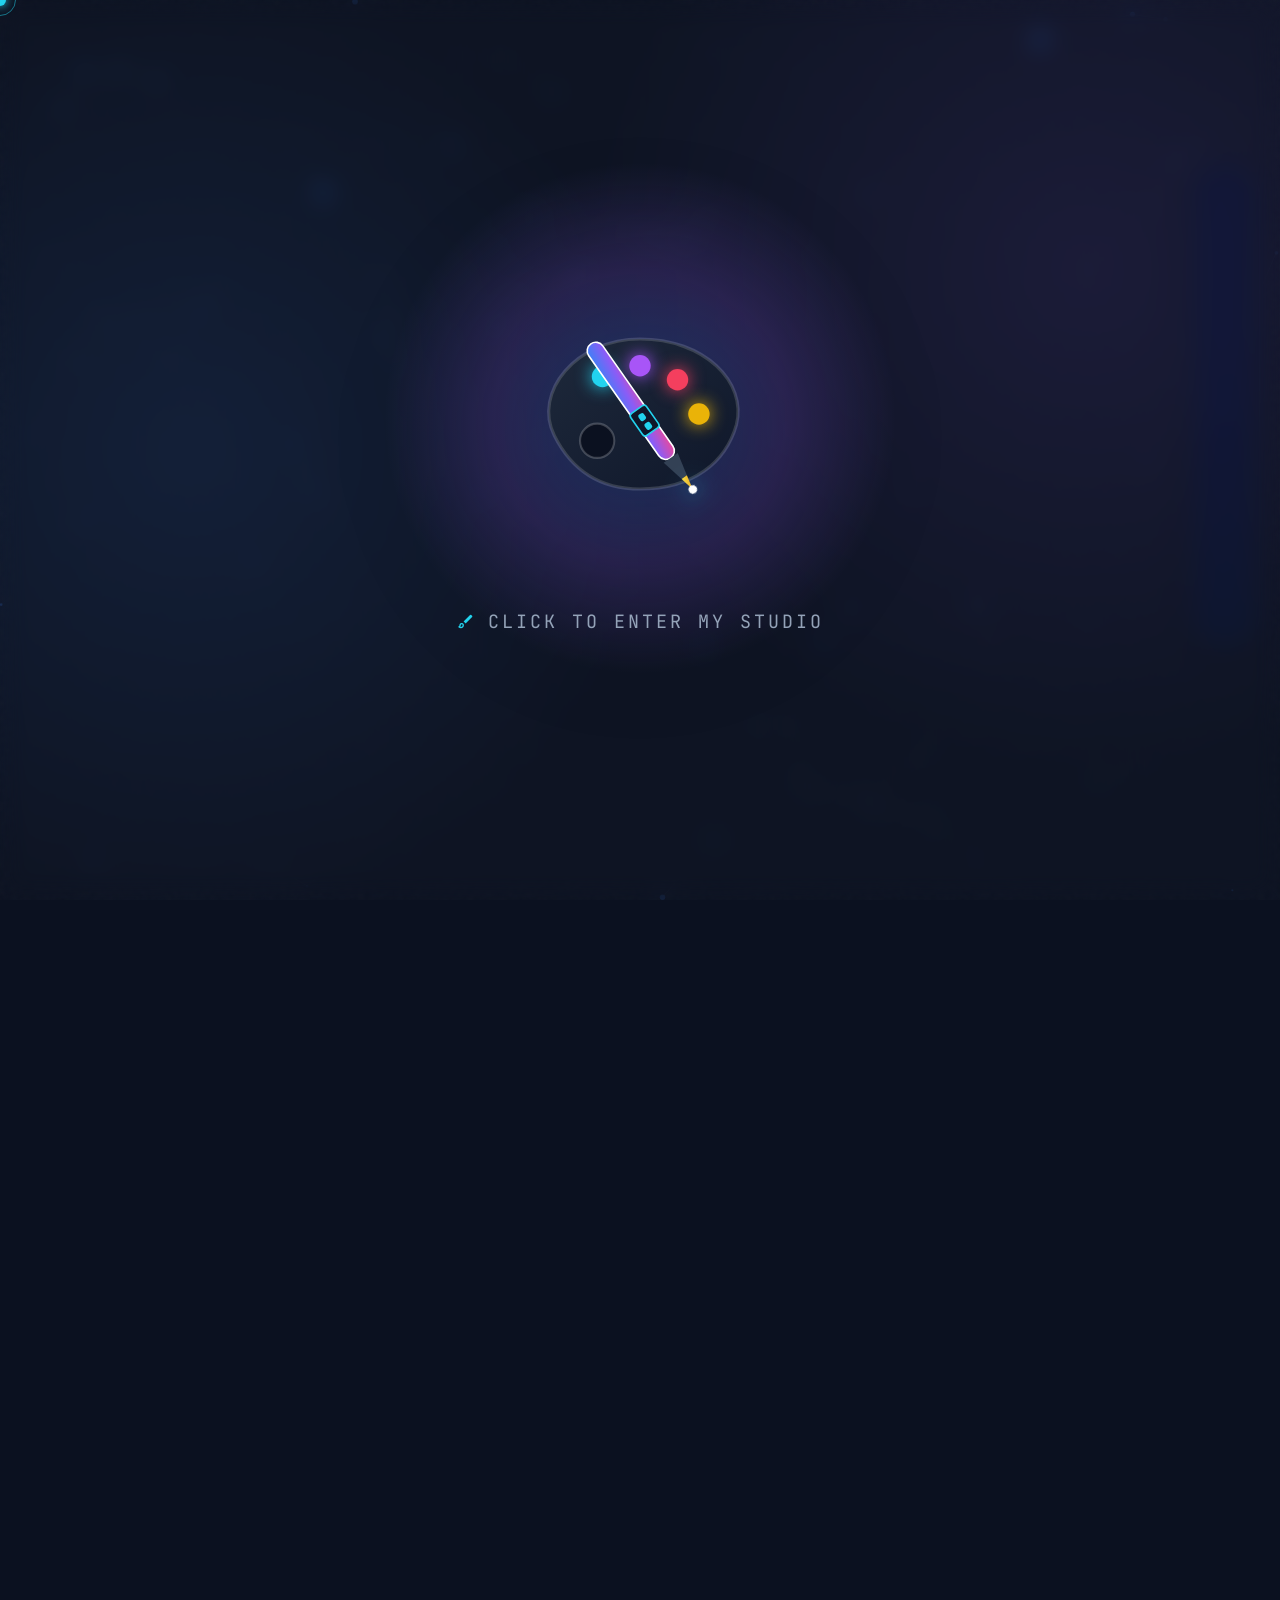
<file: creative-portfolio.html>
<!DOCTYPE html>
<html lang="en">

<head>
    <meta charset="UTF-8">
    <meta name="viewport" content="width=device-width, initial-scale=1.0">
    <title>Creative Portfolio - Omar Abdelaziz</title>
    <link rel="icon" type="image/png" sizes="32x32" href="Assets/palette.png">
    <link rel="icon" type="image/png" sizes="16x16" href="Assets/palette.png">

    <meta name="description"
        content="Graphic Design Portfolio of Omar Abdelaziz. Visual identity systems, typography, branding, product packaging, and creative storytelling.">
    <meta name="keywords"
        content="Omar Abdelaziz, Graphic Design, Brand Identity, Visual Designer, Cairo Egypt, FCAI GD Club, LUX Glow, Typography">
    <meta name="author" content="Omar Abdelaziz">

    <!-- Open Graph -->
    <meta property="og:title" content="Graphic Design Portfolio &#x2014; Omar Abdelaziz">
    <meta property="og:description"
        content="Explore Omar Abdelaziz's graphic design portfolio: visual identities, branding, typography, and creative storytelling.">
    <meta property="og:image" content="Assets/Creative Work/Creative Portfolio/1.png">
    <meta property="og:type" content="website">

    <!-- Fonts -->
    <link rel="preconnect" href="https://fonts.googleapis.com">
    <link rel="preconnect" href="https://fonts.gstatic.com" crossorigin>
    <link
        href="https://fonts.googleapis.com/css2?family=Caveat:wght@600;700&family=JetBrains+Mono:wght@400;700&family=Space+Grotesk:wght@300;500;700;900&family=Inter:wght@400;500;700&family=Satisfy&display=swap"
        rel="stylesheet">
    <link href="https://fonts.googleapis.com/css2?family=Material+Symbols+Outlined:opsz,wght,FILL,GRAD@24,400,0,0"
        rel="stylesheet" />

    <!-- Modular CSS -->
    <link rel="stylesheet" href="https://cdnjs.cloudflare.com/ajax/libs/font-awesome/4.7.0/css/font-awesome.min.css">
    <link rel="stylesheet" href="styles/global.css">
    <link rel="stylesheet" href="styles/navbar.css">
    <link rel="stylesheet" href="styles/footer.css">
    <link rel="stylesheet" href="styles/projects.css">
    <link rel="stylesheet" href="styles/creative-portfolio.css">
    <link rel="stylesheet" href="styles/responsive.css">
    <link rel="stylesheet" href="styles/creative-intro-lightbox.css">
</head>

<body class="theme-dark no-scroll">
    <!-- Creative Intro Animation Overlay (Stylus / Graphic Pen & Palette Drop-In) -->
    <div id="creative-intro-overlay" class="creative-intro-overlay">
        <!-- Palette / Paint Ring Ripples -->
        <div class="creative-ripple-container">
            <div class="creative-ripple"></div>
            <div class="creative-ripple ripple-accent"></div>
            <div class="creative-ripple ripple-warm"></div>
        </div>

        <div class="creative-tool-wrapper" id="creative-tool-wrapper">
            <div class="creative-tool" id="creative-tool">
                <!-- SVG Stylus / Designer Digital Pen & Color Palette -->
                <svg width="300" height="300" viewBox="0 0 280 200" fill="none" xmlns="http://www.w3.org/2000/svg">
                    <defs>
                        <linearGradient id="penBody" x1="0%" y1="0%" x2="100%" y2="100%">
                            <stop offset="0%" stop-color="#3B82F6" />
                            <stop offset="50%" stop-color="#8B5CF6" />
                            <stop offset="100%" stop-color="#EC4899" />
                        </linearGradient>
                        <linearGradient id="nibGold" x1="0%" y1="0%" x2="100%" y2="100%">
                            <stop offset="0%" stop-color="#FDE047" />
                            <stop offset="100%" stop-color="#F59E0B" />
                        </linearGradient>
                        <linearGradient id="paletteGrad" x1="0%" y1="0%" x2="100%" y2="100%">
                            <stop offset="0%" stop-color="#1E293B" />
                            <stop offset="100%" stop-color="#0F172A" />
                        </linearGradient>
                    </defs>

                    <!-- Designer Palette Background Board -->
                    <path
                        d="M60 120 C40 80 80 30 140 30 C200 30 240 70 230 110 C220 145 190 170 140 170 C100 170 75 150 60 120 Z"
                        fill="url(#paletteGrad)" stroke="rgba(255, 255, 255, 0.15)" stroke-width="3" />

                    <!-- Color Swatches / Paint Drops -->
                    <circle cx="105" cy="65" r="10" fill="#22D3EE" filter="drop-shadow(0 0 8px #22D3EE)" />
                    <circle cx="140" cy="55" r="10" fill="#A855F7" filter="drop-shadow(0 0 8px #A855F7)" />
                    <circle cx="175" cy="68" r="10" fill="#F43F5E" filter="drop-shadow(0 0 8px #F43F5E)" />
                    <circle cx="195" cy="100" r="10" fill="#EAB308" filter="drop-shadow(0 0 8px #EAB308)" />

                    <!-- Thumb Hole in Palette -->
                    <ellipse cx="100" cy="125" rx="16" ry="16" fill="#0B1120" stroke="rgba(255, 255, 255, 0.2)"
                        stroke-width="2" />

                    <!-- Digital Stylus / Pen Tool (Angled Across) -->
                    <g transform="rotate(-35 140 100)">
                        <!-- Pen Body -->
                        <rect x="132" y="20" width="16" height="130" rx="8" fill="url(#penBody)" stroke="#FFFFFF"
                            stroke-width="1.5" />
                        <!-- Grip Ring -->
                        <rect x="131" y="95" width="18" height="25" rx="3" fill="#0F172A" stroke="#22D3EE"
                            stroke-width="1.5" />
                        <!-- Dual Rocker Buttons -->
                        <rect x="137" y="100" width="6" height="7" rx="2" fill="#22D3EE" />
                        <rect x="137" y="110" width="6" height="7" rx="2" fill="#22D3EE" />
                        <!-- Pen Cone / Nib Base -->
                        <polygon points="132,150 148,150 143,172 137,172" fill="#334155" />
                        <!-- Golden Nib Tip -->
                        <polygon points="137,172 143,172 140,186" fill="url(#nibGold)" />
                        <!-- Glowing Ink Sparkle at Tip -->
                        <circle cx="140" cy="186" r="4" fill="#FFFFFF" filter="drop-shadow(0 0 10px #22D3EE)" />
                    </g>
                </svg>
                <div class="creative-tool-glow"></div>
            </div>
            <div class="creative-click-to-start">
                <span class="material-symbols-outlined" style="font-size: 1.2rem; color: var(--highlight);">brush</span>
                <span>Click to Enter My Studio</span>
            </div>
        </div>
    </div>
    <!-- Simulation Layer (Particles Background) -->
    <canvas id="simulation-bg" class="simulation-bg"></canvas>

    <!-- ONLY ONE ORIGINAL NAVBAR -->
    <nav class="navbar" id="navbar">
        <div class="nav-container">
            <a href="index.html#hero" class="nav-logo">OMAR DEV</a>

            <div class="mobile-menu-btn" id="mobile-menu-btn">
                <span></span>
                <span></span>
                <span></span>
            </div>

            <div class="nav-links" id="nav-links">
                <a href="index.html" class="nav-link" data-section="home" title="Return to Main Homepage">
                    <span class="nav-text">Home</span>
                    <span class="material-symbols-outlined nav-icon">home</span>
                </a>
                <a href="#project-01" class="nav-link" data-section="project-01">
                    <span class="nav-text">Projects</span>
                    <span class="material-symbols-outlined nav-icon">sports_esports</span>
                </a>
                <a href="#other-works" class="nav-link" data-section="other-works">
                    <span class="nav-text">Other Works</span>
                    <span class="material-symbols-outlined nav-icon">palette</span>
                </a>
                <a href="#experiences" class="nav-link" data-section="experiences">
                    <span class="nav-text">Timeline</span>
                    <span class="material-symbols-outlined nav-icon">history_edu</span>
                </a>
                <a href="#contact" class="nav-link" data-section="contact">
                    <span class="nav-text">Contact</span>
                    <span class="material-symbols-outlined nav-icon">mail</span>
                </a>

                <button id="theme-toggle" class="theme-btn" aria-label="Toggle theme">
                    <span class="nav-text">Theme</span>
                    <span class="material-symbols-outlined theme-icon sun">light_mode</span>
                    <span class="material-symbols-outlined theme-icon moon">dark_mode</span>
                </button>
            </div>
        </div>
    </nav>

    <!-- Custom Game Cursor -->
    <div class="cursor-follower" id="cursor"></div>

    <main id="main-content" class="creative-portfolio-page">

        <!-- ==============================================================
             1. Hero Section — Slide 1 Exact Design
             ============================================================== -->
        <section class="canva-hero" id="hero">
            <div class="canva-hero-container">
                <!-- Large Display Typography -->
                <div class="canva-hero-title-wrap reveal">
                    <span class="canva-hero-script">Creative</span>
                    <h1 class="canva-hero-portfolio-text">PORTFOLIO</h1>
                </div>

                <!-- Personal Cutout Photo from Presentation Slide 1 -->
                <div class="canva-hero-photo-wrap reveal delay-1">
                    <img src="Assets/Creative Work/omar-photo.png" alt="Omar Abdelaziz &#x2014; Graphic Designer"
                        class="canva-hero-photo">
                </div>

                <!-- Bottom Meta Row from Slide 1 -->
                <div class="canva-hero-meta-row reveal delay-2">
                    <div class="canva-meta-left">
                        <div class="canva-meta-name">Omar Abdelaziz</div>
                        <div class="canva-meta-role">Graphic Designer</div>
                    </div>
                    <div class="canva-meta-right">
                        <a href="https://engomarabd-elaziz.github.io/My-Portofolio/"
                            class="canva-meta-link">programming_portfolio.com</a>
                        <a href="tel:+201020468877" class="canva-meta-link">+20 102 046 8877</a>
                    </div>
                </div>

                <!-- Social Links — Behance & Pinterest -->
                <div class="canva-hero-actions reveal delay-3">
                    <a href="https://www.behance.net/omar_13" target="_blank" rel="noopener noreferrer"
                        class="canva-social-pill behance">
                        <i class="fa fa-behance"></i>
                        <span>Behance</span>
                    </a>
                    <a href="https://pin.it/2JDRQeHfb" target="_blank" rel="noopener noreferrer"
                        class="canva-social-pill pinterest">
                        <i class="fa fa-pinterest-p"></i>
                        <span>Pinterest</span>
                    </a>
                </div>

                <!-- PDF Download — Prominent top position, near hero -->
                <div class="canva-pdf-strip reveal delay-4">
                    <span class="pdf-strip-label">
                        <i class="fa fa-file-pdf-o"></i>
                        Full presentation available:
                    </span>
                    <a href="Assets/Creative%20Work/Creative%20Portfolio/Creative%20Portfolio.pdf"
                        download="Omar_Abdelaziz_Creative_Portfolio.pdf" class="btn btn-primary pdf-strip-btn">
                        <i class="fa fa-download" style="margin-right: 8px;"></i>
                        Download PDF Presentation
                    </a>
                </div>
            </div>
        </section>


        <!-- ==============================================================
             2. About Me & Philosophy (Slides 2, 3, 4)
             ============================================================== -->
        <section class="canva-editorial-section">
            <div class="container">
                <div class="canva-editorial-frame reveal">
                    <h2 class="canva-editorial-title">About me</h2>
                    <p class="canva-editorial-text">
                        I'm a creative mind with a passion for turning ideas into meaningful visual experiences.
                        I enjoy exploring the world of graphic design, experimenting with colors, typography, layouts,
                        and visual compositions to create designs that are both aesthetically pleasing and purposeful.
                    </p>
                    <p class="canva-editorial-text">
                        For me, design is more than just making things look good &mdash; it's about communicating ideas,
                        expressing creativity, and paying attention to the little details that make a difference.
                        Always curious, always learning, and always looking for new ways to bring ideas to life.
                    </p>

                    <blockquote class="canva-editorial-quote">
                        &ldquo;Good design is not just seen, it's felt.&rdquo;
                    </blockquote>

                    <!-- Skills from Slide 3 -->
                    <div class="canva-skills-grid">
                        <div class="canva-skill-item">
                            <span class="canva-skill-num">1</span>
                            <span class="canva-skill-name">Graphic design</span>
                        </div>
                        <div class="canva-skill-item">
                            <span class="canva-skill-num">2</span>
                            <span class="canva-skill-name">Photography</span>
                        </div>
                        <div class="canva-skill-item">
                            <span class="canva-skill-num">3</span>
                            <span class="canva-skill-name">Creative direction</span>
                        </div>
                        <div class="canva-skill-item">
                            <span class="canva-skill-num">4</span>
                            <span class="canva-skill-name">Branding</span>
                        </div>
                        <div class="canva-skill-item">
                            <span class="canva-skill-num">5</span>
                            <span class="canva-skill-name">Social media design</span>
                        </div>
                        <div class="canva-skill-item">
                            <span class="canva-skill-num">6</span>
                            <span class="canva-skill-name">Visual storytelling</span>
                        </div>
                    </div>
                </div>
            </div>
        </section>


        <!-- ==============================================================
             3. Project 01 — FCAI CU Game Development Club (Slide 5)
             Logo · Brand Marks · Workshop Campaigns · Event Designs
             ============================================================== -->
        <section id="project-01" class="canva-project-section">
            <div class="container">
                <div class="canva-project-header reveal">
                    <span class="canva-project-badge">PRESENTATION CASE STUDY</span>
                    <h2 class="canva-project-num-title">Project 01</h2>
                    <span class="canva-project-client">FCAI CU Game Development Club</span>
                    <p class="canva-project-desc">
                        A visual identity project for FCAI CU Game Development Club, a community dedicated to game
                        development and creative technology.
                        The project focuses on creating a distinctive visual identity that reflects the club's passion
                        for game development, creativity, and innovation.
                        From the official logo and brand marks to event workshop campaigns and social media creatives,
                        the goal was to establish a consistent visual language that gives the community a recognizable
                        presence.
                    </p>
                    <div class="canva-project-scope-wrap">
                        <span class="canva-scope-label">Scope:</span>
                        <span class="canva-scope-tag">Logo Design</span>
                        <span class="canva-scope-tag">Brand Identity</span>
                        <span class="canva-scope-tag">Brand Marks</span>
                        <span class="canva-scope-tag">Event Campaigns</span>
                        <span class="canva-scope-tag">Social Media</span>
                    </div>
                </div>

                <!--
                    Bento / Masonry Puzzle Grid — Project 01
                    Layout (3-col, auto-rows: 260px, dense flow):
                    Row 1: [LOGO wide 2col] [Workshop#1 1col]
                    Row 2: [MonoLight 1col] [MonoDark 1col] [04-1 1col]  ← dense fills
                    Row 3: [Workshop#2 wide 2col] [Workshop#3 1col]
                    Row 4: [EditedGamer wide 2col] [Workshop#4 1col]
                -->
                <div class="bento-gallery">

                    <!-- Primary Vector Emblem — Wide Featured -->
                    <div class="bento-item bento-wide reveal">
                        <span class="creative-category">Main Logo</span>
                        <img src="Assets/Creative Work/Illustration/LOGO.png"
                            alt="FCAI CU Game Development Club Official Logo" loading="lazy">
                        <div class="creative-overlay">
                            <h3>Official Club Emblem</h3>
                            <p>Vector Identity System &bull; Isometric Controller Geometry</p>
                        </div>
                    </div>

                    <!-- Workshop #1 -->
                    <div class="bento-item reveal delay-1">
                        <span class="creative-category">Event Campaign</span>
                        <img src="Assets/Creative Work/Social Media/Workshop%231.png"
                            alt="Workshop #1 — Intro to VFX and Shader Crafting" loading="lazy">
                        <div class="creative-overlay">
                            <h3>Workshop #1</h3>
                            <p>Intro to VFX &amp; Shader Crafting</p>
                        </div>
                    </div>

                    <!-- Pixel Art Concept — متخليش الدنيا تبكسلك -->
                    <div class="bento-item reveal delay-2">
                        <span class="creative-category">Conceptual Art</span>
                        <img src="Assets/Creative Work/Graphic Design/04-1.png" alt="متخليش الدنيا تبكسلك — Pixel Art"
                            loading="lazy">
                        <div class="creative-overlay">
                            <h3>&#x645;&#x62A;&#x62E;&#x644;&#x64A;&#x634; &#x627;&#x644;&#x62F;&#x646;&#x64A;&#x627;
                                &#x62A;&#x628;&#x643;&#x633;&#x644;&#x643;</h3>
                            <p>Pixel Art Concept &bull; 8-Bit Creation</p>
                        </div>
                    </div>

                    <!-- Workshop #2 — Wide -->
                    <div class="bento-item bento-wide reveal delay-1">
                        <span class="creative-category">Event Campaign</span>
                        <img src="Assets/Creative Work/Social Media/Workshop%232.png" alt="Workshop #2 Social Graphic"
                            loading="lazy">
                        <div class="creative-overlay">
                            <h3>Workshop #2</h3>
                            <p>Speaker Spotlight &bull; Social Creative</p>
                        </div>
                    </div>

                    <!-- Workshop #3 -->
                    <div class="bento-item reveal delay-2">
                        <span class="creative-category">Event Campaign</span>
                        <img src="Assets/Creative Work/Social Media/Workshop%233.png" alt="Workshop #3 Social Graphic"
                            loading="lazy">
                        <div class="creative-overlay">
                            <h3>Workshop #3</h3>
                            <p>Technical Session Announcement</p>
                        </div>
                    </div>

                    <!-- Gamer Identity Poster — Wide -->
                    <div class="bento-item bento-wide reveal delay-1">
                        <span class="creative-category">Esports Poster</span>
                        <img src="Assets/Creative Work/Social Media/EditedGamerPoster.png"
                            alt="Gamer Identity Poster — Atmospheric Neon" loading="lazy">
                        <div class="creative-overlay">
                            <h3>Gamer Identity Poster</h3>
                            <p>Atmospheric Neon Art &bull; Esports Aesthetic</p>
                        </div>
                    </div>

                    <!-- Workshop #4 -->
                    <div class="bento-item reveal delay-2">
                        <span class="creative-category">Event Campaign</span>
                        <img src="Assets/Creative Work/Social Media/Workshop%234.png" alt="Workshop #4 Social Graphic"
                            loading="lazy">
                        <div class="creative-overlay">
                            <h3>Workshop #4</h3>
                            <p>Masterclass Wrap-Up Visual</p>
                        </div>
                    </div>

                </div>
            </div>
        </section>


        <!-- ==============================================================
             4. Project 02 — Programming & AI Educational Design (Slide 6)
             Thumbnails · Social Media · Motion Graphics Reel
             ============================================================== -->
        <section id="project-02" class="canva-project-section">
            <div class="container">
                <div class="canva-project-header reveal">
                    <span class="canva-project-badge">PRESENTATION CASE STUDY</span>
                    <h2 class="canva-project-num-title">Project 02</h2>
                    <span class="canva-project-client">Educational Content &amp; Social Media Designs</span>
                    <p class="canva-project-desc">
                        A collection of visual designs created for my work as a Programming &amp; AI instructor.
                        This project explores how visual communication can make educational content more engaging,
                        clear, and appealing to students.
                        It includes YouTube thumbnails, social media creatives, character artwork, and a signature
                        motion graphic reel — all maintaining a consistent visual language.
                    </p>
                    <div class="canva-project-scope-wrap">
                        <span class="canva-scope-label">Scope:</span>
                        <span class="canva-scope-tag">YouTube Thumbnails</span>
                        <span class="canva-scope-tag">Social Media Design</span>
                        <span class="canva-scope-tag">Educational Graphics</span>
                        <span class="canva-scope-tag">Character Art</span>
                        <span class="canva-scope-tag">Motion Graphics</span>
                    </div>
                </div>

                <!--
                    Bento Layout — Project 02 (3-col):
                    Row 1: [Intro wide 2col] [Lesson01 1col]
                    Row 2: [Lesson02 1col] [Lesson03 1col] [wezza 1col]
                    Row 3: [post1 1col] [empty x2]  ← adjust with community post
                    Full width below: Video Reel
                -->
                <div class="bento-gallery">

                    <!-- Monogram Study — Light Surface -->
                    <div class="bento-item reveal delay-2">
                        <span class="creative-category">Brand Mark</span>
                        <img src="Assets/Creative Work/Illustration/3.png" alt="CODEX Monogram Light Surface"
                            loading="lazy">
                        <div class="creative-overlay">
                            <h3>Monogram Study</h3>
                            <p>High-Contrast Light Surface Variant</p>
                        </div>
                    </div>

                    <!-- Monogram Study — Dark / Circuit Board -->
                    <div class="bento-item reveal delay-1">
                        <span class="creative-category">Brand Mark</span>
                        <img src="Assets/Creative Work/Illustration/4.png" alt="CODEX Monogram Dark Circuit Board"
                            loading="lazy">
                        <div class="creative-overlay">
                            <h3>Monogram Study</h3>
                            <p>Circuit Board Dark Variant</p>
                        </div>
                    </div>

                    <!-- YouTube Lesson 01 -->
                    <div class="bento-item reveal delay-1">
                        <span class="creative-category">YouTube Thumbnail</span>
                        <img src="Assets/Creative Work/Social Media/Lesson01_Thumbnail.jpeg"
                            alt="Lesson 01 — Programming Fundamentals" loading="lazy">
                        <div class="creative-overlay">
                            <h3>&#x627;&#x644;&#x62D;&#x635;&#x629;
                                &#x627;&#x644;&#x62A;&#x623;&#x633;&#x64A;&#x633;&#x64A;&#x629;</h3>
                            <p>Programming Fundamentals &bull; CODEX</p>
                        </div>
                    </div>

                    <!-- YouTube Lesson 02 -->
                    <div class="bento-item reveal delay-2">
                        <span class="creative-category">YouTube Thumbnail</span>
                        <img src="Assets/Creative Work/Social Media/Lesson02_Thumbnail.png"
                            alt="Lesson 02 — Functions and Flowcharts" loading="lazy">
                        <div class="creative-overlay">
                            <h3>&#x627;&#x644;&#x62F;&#x648;&#x627;&#x644;
                                &#x648;&#x627;&#x644;&#x645;&#x62E;&#x637;&#x637;&#x627;&#x62A;</h3>
                            <p>JavaScript Functions &bull; CODEX</p>
                        </div>
                    </div>

                    <!-- YouTube Lesson 03 -->
                    <div class="bento-item reveal delay-1">
                        <span class="creative-category">YouTube Thumbnail</span>
                        <img src="Assets/Creative Work/Social Media/Lesson03_Thumbnail.png"
                            alt="Lesson 03 — HTML and CSS" loading="lazy">
                        <div class="creative-overlay">
                            <h3>HTML &amp; CSS Masterclass</h3>
                            <p>Web Development &bull; CODEX</p>
                        </div>
                    </div>

                    <!-- Character Art — wezza -->
                    <div class="bento-item bento-tall reveal delay-2">
                        <span class="creative-category">Character Art</span>
                        <img src="Assets/Creative Work/Social Media/wezza.png"
                            alt="Creative Character Visual Storytelling" loading="lazy">
                        <div class="creative-overlay">
                            <h3>Creative Visual Storytelling</h3>
                            <p>Character Social Artwork</p>
                        </div>
                    </div>

                </div>

            </div>
        </section>


        <!-- ==============================================================
             5. Project 03 — LUX Glow Brand Identity (Slide 7)
             Logo · Packaging · Brand Marks · Advertising
             ============================================================== -->
        <section id="project-03" class="canva-project-section">
            <div class="container">
                <div class="canva-project-header reveal">
                    <span class="canva-project-badge">PRESENTATION CASE STUDY</span>
                    <h2 class="canva-project-num-title">Project 03</h2>
                    <span class="canva-project-client">LUX Glow &mdash; Beauty &amp; Personal Care Brand Identity</span>
                    <p class="canva-project-desc">
                        A complete branding project for a beauty and personal care startup specializing in makeup,
                        skincare, haircare, and body care products.
                        The project covers the full visual identity — from initial logo concept to packaging design and
                        advertising, creating a cohesive brand presence across every touchpoint.
                        Every element communicates the brand's botanical, premium personality.
                    </p>
                    <div class="canva-project-scope-wrap">
                        <span class="canva-scope-label">Scope:</span>
                        <span class="canva-scope-tag">Logo Design</span>
                        <span class="canva-scope-tag">Brand Identity</span>
                        <span class="canva-scope-tag">Packaging Design</span>
                        <span class="canva-scope-tag">3D Mockups</span>
                        <span class="canva-scope-tag">Advertising</span>
                        <span class="canva-scope-tag">Brand Mark Variants</span>
                    </div>
                </div>

                <!--
                    Bento Layout — Project 03 (3-col, dense):
                    Row 1-2: [lotion featured 2×2] [ProfilePic tall 1×2]
                    Row 3: [CoverPhoto wide 2col] [copy4 1col]
                    Row 4: [copy 1col] [copy2 1col] [copy3 1col]
                -->
                <div class="bento-gallery">

                    <!-- 3D Packaging Mockup — Primary Featured -->
                    <div class="bento-item bento-featured reveal">
                        <span class="creative-category">3D Product Mockup</span>
                        <img src="Assets/Creative Work/Graphic Design/lotionDesign.png"
                            alt="LUX Glow Body Lotion Underwater Packaging Mockup" loading="lazy">
                        <div class="creative-overlay">
                            <h3>LUX Glow &bull; Body Lotion</h3>
                            <p>3D Underwater Visualization &bull; Botanical Label Design</p>
                        </div>
                    </div>

                    <!-- LUX Glow Social Post -->
                    <div class="bento-item reveal delay-1">
                        <span class="creative-category">Social Post</span>
                        <img src="Assets/Creative Work/Social Media/post1.png" alt="Social Post" loading="lazy">
                        <div class="creative-overlay">
                            <h3>Social Engagement</h3>
                            <p>Social Media Carousel Visual</p>
                        </div>
                    </div>

                    <!-- Brand Seal Avatar — Tall -->
                    <div class="bento-item bento-tall reveal delay-1">
                        <span class="creative-category">Brand Mark</span>
                        <img src="Assets/Creative Work/Graphic Design/Untitled-1_Profile Picture.png"
                            alt="LUX Glow Brand Seal and Avatar" loading="lazy">
                        <div class="creative-overlay">
                            <h3>Brand Seal &amp; Avatar</h3>
                            <p>Circular Floral Iconography &bull; Primary Mark</p>
                        </div>
                    </div>

                    <!-- Social Media Advertising Banner — Wide -->
                    <div class="bento-item bento-wide reveal delay-2">
                        <span class="creative-category">Advertising Banner</span>
                        <img src="Assets/Creative Work/Graphic Design/Untitled-1_Cover Photo.png"
                            alt="LUX Glow Social Media Cover Banner" loading="lazy">
                        <div class="creative-overlay">
                            <h3>Brand Advertising Banner</h3>
                            <p>Wide-Format Social Header Composition</p>
                        </div>
                    </div>

                    <!-- Embossed Line Variant -->
                    <div class="bento-item reveal delay-1">
                        <span class="creative-category">Brand Mark</span>
                        <img src="Assets/Creative Work/Graphic Design/Untitled-1_Profile Picture copy 4.png"
                            alt="LUX Glow Embossed Mark Variant" loading="lazy">
                        <div class="creative-overlay">
                            <h3>Embossed Line Variant</h3>
                            <p>Single-Color Packaging Application</p>
                        </div>
                    </div>

                    <!-- Mark Study copy -->
                    <div class="bento-item reveal delay-2">
                        <span class="creative-category">Brand Mark</span>
                        <img src="Assets/Creative Work/Illustration/Untitled-1_Profile Picture copy.png"
                            alt="LUX Glow Mark Study Variant" loading="lazy">
                        <div class="creative-overlay">
                            <h3>Mark Study — Variant A</h3>
                            <p>Brand Consistency Study</p>
                        </div>
                    </div>

                    <!-- Mark Study copy 2 -->
                    <div class="bento-item reveal delay-1">
                        <span class="creative-category">Brand Mark</span>
                        <img src="Assets/Creative Work/Illustration/Untitled-1_Profile Picture copy 2.png"
                            alt="LUX Glow Mark Study Variant 2" loading="lazy">
                        <div class="creative-overlay">
                            <h3>Mark Study — Variant B</h3>
                            <p>Alternative Color Application</p>
                        </div>
                    </div>

                    <!-- Mark Study copy 3 -->
                    <div class="bento-item reveal delay-2">
                        <span class="creative-category">Brand Mark</span>
                        <img src="Assets/Creative Work/Illustration/Untitled-1_Profile Picture copy 3.png"
                            alt="LUX Glow Mark Study Variant 3" loading="lazy">
                        <div class="creative-overlay">
                            <h3>Mark Study — Variant C</h3>
                            <p>Reversed Color Scheme</p>
                        </div>
                    </div>

                </div>
            </div>
        </section>


        <!-- ==============================================================
             6. Other Creative Works
             Arabic Posters · Typography · Illustrations · Book Covers
             ============================================================== -->
        <section id="other-works" class="canva-project-section">
            <div class="container">
                <div class="canva-project-header reveal">
                    <span class="canva-project-badge">SELECTED WORKS</span>
                    <h2 class="canva-project-num-title">Other Creative Works</h2>
                    <span class="canva-project-client">Arabic Posters &bull; Typography &bull; Illustration &bull; Book
                        Covers</span>
                    <p class="canva-project-desc">
                        A curated collection of independent creative works &mdash; expressive Arabic posters,
                        typographic art, digital illustrations, and editorial book cover designs.
                        Each piece is a personal exploration of visual storytelling, merging modern design sensibilities
                        with cultural depth and emotional expression.
                    </p>
                </div>

                <!--
                    Bento Layout — Other Works (3-col, dense):
                    Row 1: [08.png wide 2col] [TypoDesigns-07 tall 1×2]
                    Row 2: [06.png 1col] [07.png 1col] (tall continues col 3)
                    Row 3: [05.png wide 2col] [TypoDesigns-12 1col]
                    Row 4: [TypoDesigns-08 1col] [TypoDesigns-09 1col] [TypoDesigns-10 1col]
                    Row 5: [BookCover1 1col] [BookCover2 1col] [BookCover3 1col]
                -->
                <div class="bento-gallery">

                    <!-- ولسوف يعطيك ربك فترضى — Wide -->
                    <div class="bento-item bento-wide reveal">
                        <span class="creative-category">Poster Design</span>
                        <img src="Assets/Creative Work/Graphic Design/08.png"
                            alt="&#x648;&#x644;&#x633;&#x648;&#x641; &#x64A;&#x639;&#x637;&#x64A;&#x643; &#x631;&#x628;&#x643; &#x641;&#x62A;&#x631;&#x636;&#x649;"
                            loading="lazy">
                        <div class="creative-overlay">
                            <h3>&#x648;&#x644;&#x633;&#x648;&#x641; &#x64A;&#x639;&#x637;&#x64A;&#x643;
                                &#x631;&#x628;&#x643; &#x641;&#x62A;&#x631;&#x636;&#x649;</h3>
                            <p>Spiritual Light &bull; Arabic Calligraphy</p>
                        </div>
                    </div>

                    <!-- I am an ARTIST — Tall (col 3, rows 1-2) -->
                    <div class="bento-item bento-tall reveal delay-1">
                        <span class="creative-category">Illustration</span>
                        <img src="Assets/Creative Work/Illustration/TypoDesigns-07.png" alt="I am an ARTIST"
                            loading="lazy">
                        <div class="creative-overlay">
                            <h3>I am an ARTIST</h3>
                            <p>Typographic Character Illustration</p>
                        </div>
                    </div>

                    <!-- في العزلة تسمع صوت الروح -->
                    <div class="bento-item reveal delay-2">
                        <span class="creative-category">Poster Design</span>
                        <img src="Assets/Creative Work/Graphic Design/06.png"
                            alt="&#x641;&#x64A; &#x627;&#x644;&#x639;&#x632;&#x644;&#x629; &#x62A;&#x633;&#x645;&#x639; &#x635;&#x648;&#x62A; &#x627;&#x644;&#x631;&#x648;&#x62D;"
                            loading="lazy">
                        <div class="creative-overlay">
                            <h3>&#x641;&#x64A; &#x627;&#x644;&#x639;&#x632;&#x644;&#x629; &#x62A;&#x633;&#x645;&#x639;
                                &#x635;&#x648;&#x62A; &#x627;&#x644;&#x631;&#x648;&#x62D;</h3>
                            <p>Architectural Shadows &bull; Crimson Study</p>
                        </div>
                    </div>

                    <!-- المستقبل مش غامض -->
                    <div class="bento-item reveal delay-1">
                        <span class="creative-category">Poster Design</span>
                        <img src="Assets/Creative Work/Graphic Design/07.png"
                            alt="&#x627;&#x644;&#x645;&#x633;&#x62A;&#x642;&#x628;&#x644; &#x645;&#x634; &#x63A;&#x627;&#x645;&#x636;"
                            loading="lazy">
                        <div class="creative-overlay">
                            <h3>&#x627;&#x644;&#x645;&#x633;&#x62A;&#x642;&#x628;&#x644; &#x645;&#x634;
                                &#x63A;&#x627;&#x645;&#x636;</h3>
                            <p>Candlelight Contrast &bull; Reflection of Present</p>
                        </div>
                    </div>

                    <!-- اصنع طريقك — Wide -->
                    <div class="bento-item bento-wide reveal delay-2">
                        <span class="creative-category">Poster Design</span>
                        <img src="Assets/Creative Work/Graphic Design/05.png"
                            alt="&#x627;&#x635;&#x646;&#x639; &#x637;&#x631;&#x64A;&#x642;&#x643;" loading="lazy">
                        <div class="creative-overlay">
                            <h3>&#x627;&#x635;&#x646;&#x639; &#x637;&#x631;&#x64A;&#x642;&#x643;</h3>
                            <p>&#x62D;&#x64A;&#x646; &#x64A;&#x639;&#x62C;&#x632;
                                &#x627;&#x644;&#x622;&#x62E;&#x631;&#x648;&#x646; &#x639;&#x646;
                                &#x631;&#x624;&#x64A;&#x62A;&#x647; &bull; Red Pencil Bridge</p>
                        </div>
                    </div>

                    <!-- You're On Your Own Kid -->
                    <div class="bento-item reveal delay-1">
                        <span class="creative-category">Typography</span>
                        <img src="Assets/Creative Work/Graphic Design/TypoDesigns-12.png" alt="You're On Your Own Kid"
                            loading="lazy">
                        <div class="creative-overlay">
                            <h3>You're On Your Own Kid</h3>
                            <p>Dimensional Perspective Lettering</p>
                        </div>
                    </div>

                    <!-- Typographic Experiment 08 -->
                    <div class="bento-item reveal delay-2">
                        <span class="creative-category">Typography</span>
                        <img src="Assets/Creative Work/Illustration/TypoDesigns-08.png" alt="Typographic Design 08"
                            loading="lazy">
                        <div class="creative-overlay">
                            <h3>Typographic Experiment</h3>
                            <p>Lettering &bull; Visual Composition</p>
                        </div>
                    </div>

                    <!-- Typographic Experiment 09 -->
                    <div class="bento-item reveal delay-1">
                        <span class="creative-category">Typography</span>
                        <img src="Assets/Creative Work/Illustration/TypoDesigns-09.png" alt="Typographic Design 09"
                            loading="lazy">
                        <div class="creative-overlay">
                            <h3>Typographic Experiment</h3>
                            <p>Mixed Media &bull; Layout Art</p>
                        </div>
                    </div>

                    <!-- Typographic Experiment 10 -->
                    <div class="bento-item reveal delay-2">
                        <span class="creative-category">Typography</span>
                        <img src="Assets/Creative Work/Illustration/TypoDesigns-10.png" alt="Typographic Design 10"
                            loading="lazy">
                        <div class="creative-overlay">
                            <h3>Typographic Experiment</h3>
                            <p>Arabic Script Abstraction</p>
                        </div>
                    </div>

                    <!-- Book Cover — حياتي مع ابنة الياكوزا -->
                    <div class="bento-item reveal delay-1">
                        <span class="creative-category">Book Cover</span>
                        <img src="Assets/Creative Work/Graphic Design/1743382894652.jpg"
                            alt="&#x631;&#x648;&#x627;&#x64A;&#x629; &#x62D;&#x64A;&#x627;&#x62A;&#x64A; &#x645;&#x639; &#x627;&#x628;&#x646;&#x629; &#x627;&#x644;&#x64A;&#x627;&#x643;&#x648;&#x632;&#x627;"
                            loading="lazy">
                        <div class="creative-overlay">
                            <h3>&#x62D;&#x64A;&#x627;&#x62A;&#x64A; &#x645;&#x639; &#x627;&#x628;&#x646;&#x629;
                                &#x627;&#x644;&#x64A;&#x627;&#x643;&#x648;&#x632;&#x627;</h3>
                            <p>Editorial Book Cover &bull; Silhouette Typography</p>
                        </div>
                    </div>

                    <!-- Book Cover — بطل أريزونا -->
                    <div class="bento-item reveal delay-2">
                        <span class="creative-category">Book Cover</span>
                        <img src="Assets/Creative Work/Graphic Design/1743382894683.jpg"
                            alt="&#x631;&#x648;&#x627;&#x64A;&#x629; &#x628;&#x637;&#x644; &#x623;&#x631;&#x64A;&#x632;&#x648;&#x646;&#x627;"
                            loading="lazy">
                        <div class="creative-overlay">
                            <h3>&#x628;&#x637;&#x644; &#x623;&#x631;&#x64A;&#x632;&#x648;&#x646;&#x627;</h3>
                            <p>Editorial Novel Cover &bull; Sky Atmosphere</p>
                        </div>
                    </div>

                    <!-- Book Cover — Dark Narrative Study -->
                    <div class="bento-item reveal delay-3">
                        <span class="creative-category">Book Cover</span>
                        <img src="Assets/Creative Work/Graphic Design/1743382894814.jpg"
                            alt="Dark Narrative Silhouette Study" loading="lazy">
                        <div class="creative-overlay">
                            <h3>Dark Narrative Study</h3>
                            <p>Textured Publishing Illustration</p>
                        </div>
                    </div>

                    <!-- Portfolio Launch Campaign — Wide -->
                    <div class="bento-item bento-wide reveal">
                        <span class="creative-category">Launch Campaign</span>
                        <img src="Assets/Creative Work/Social Media/introducing my portfolio.png"
                            alt="Introducing My Portfolio — Campaign Creative" loading="lazy">
                        <div class="creative-overlay">
                            <h3>Introducing My Portfolio</h3>
                            <p>Campaign Creative &bull; Personal Branding</p>
                        </div>
                    </div>


                </div>
                <!-- Signature Motion Graphic Reel — Full Width Below Gallery -->
                <div class="bento-video-wrapper reveal">
                    <video controls playsinline preload="metadata"
                        poster="Assets/Creative Work/Video Editing/video-poster.jpg">
                        <source src="Assets/Creative Work/Video Editing/Signature Vid (Motion Graphic).mp4"
                            type="video/mp4">
                        Your browser does not support HTML5 video.
                    </video>
                    <div class="bento-video-caption">
                        <div>
                            <h4>Signature Motion Graphic Reel</h4>
                            <p>Kinetic Typography &bull; Video Editing &bull; 1080p 60fps</p>
                        </div>
                    </div>
                </div>
            </div>
        </section>


        <!-- ==============================================================
             7. Career Experiences (Slide 8)
             ============================================================== -->
        <section class="canva-editorial-section" id="experiences">
            <div class="container">
                <div class="canva-project-header reveal">
                    <span class="canva-project-badge">CAREER PROGRESSION</span>
                    <h2 class="canva-project-num-title">Experiences</h2>
                </div>

                <div class="canva-timeline-flow">
                    <div class="canva-timeline-card reveal">
                        <div class="canva-timeline-circle-num">1</div>
                        <div class="canva-timeline-year">2024</div>
                        <div class="canva-timeline-details">
                            <h4>Graphic Design Trainee</h4>
                            <p>at NASBEE in Egypt</p>
                        </div>
                    </div>

                    <div class="canva-timeline-card reveal delay-1">
                        <div class="canva-timeline-circle-num">2</div>
                        <div class="canva-timeline-year">2025</div>
                        <div class="canva-timeline-details">
                            <h4>Social Media Designer</h4>
                            <p>at FCAI CU Game Development Club</p>
                        </div>
                    </div>

                    <div class="canva-timeline-card reveal delay-2">
                        <div class="canva-timeline-circle-num">3</div>
                        <div class="canva-timeline-year">2026</div>
                        <div class="canva-timeline-details">
                            <h4>Creative Designer Freelance</h4>
                            <p>at Khamsat, Mostaql &amp; Private Clients</p>
                        </div>
                    </div>
                </div>
            </div>
        </section>


        <!-- ==============================================================
             8. Let's Work Together & THANK YOU (Slides 9 & 10)
             ============================================================== -->
        <section class="canva-closing-section" id="contact">
            <div class="container">
                <div class="canva-closing-card reveal">
                    <span class="canva-closing-script">Let's work together</span>

                    <div class="canva-closing-contact-grid">
                        <a href="mailto:omar.abdelaziz.gamedev@gmail.com" class="canva-contact-btn">
                            <i class="fa fa-envelope" style="color: var(--highlight);"></i>
                            <span>omar.abdelaziz.gamedev@gmail.com</span>
                        </a>
                        <a href="tel:+201020468877" class="canva-contact-btn">
                            <i class="fa fa-phone" style="color: var(--highlight);"></i>
                            <span>+20 102 046 8877</span>
                        </a>
                        <a href="https://www.behance.net/omar_13" target="_blank" rel="noopener noreferrer"
                            class="canva-contact-btn">
                            <i class="fa fa-behance" style="color: #0057FF;"></i>
                            <span>behance.net/omar_13</span>
                        </a>
                        <a href="https://pin.it/2JDRQeHfb" target="_blank" rel="noopener noreferrer"
                            class="canva-contact-btn">
                            <i class="fa fa-pinterest-p" style="color: #E60023;"></i>
                            <span>Pinterest &mdash; pin.it/2JDRQeHfb</span>
                        </a>
                    </div>

                    <div
                        style="display: flex; gap: 1rem; justify-content: center; flex-wrap: wrap; margin-bottom: 2rem;">
                        <a href="projects.html" class="btn btn-outline">
                            <i class="fa fa-arrow-left" style="margin-right: 8px;"></i> Back to Projects
                        </a>
                    </div>

                    <!-- Slide 10 Final Display Typography -->
                    <div class="canva-thank-you">THANK YOU</div>
                </div>
            </div>
        </section>

        <!-- Fullscreen Interactive Lightbox Modal -->
        <div id="creative-lightbox" class="creative-lightbox" aria-hidden="true" role="dialog" aria-modal="true">
            <div class="creative-lightbox-backdrop"></div>
            <div class="creative-lightbox-container">
                <div class="creative-lightbox-header">
                    <div class="creative-lightbox-info">
                        <span class="creative-lightbox-category">Artwork</span>
                        <h3 class="creative-lightbox-title">Design Preview</h3>
                        <p class="creative-lightbox-subtitle"></p>
                    </div>
                    <button class="creative-lightbox-close" aria-label="Close fullscreen view">&times;</button>
                </div>
                <div class="creative-lightbox-body">
                    <div class="creative-lightbox-media"></div>
                </div>
                <div class="creative-lightbox-footer">
                    <div style="display: flex; gap: 0.6rem; align-items: center;">
                        <button class="creative-lightbox-nav-btn creative-lightbox-prev" aria-label="Previous artwork">
                            <i class="fa fa-chevron-left"></i>
                        </button>
                        <button class="creative-lightbox-nav-btn creative-lightbox-next" aria-label="Next artwork">
                            <i class="fa fa-chevron-right"></i>
                        </button>
                        <span
                            style="font-family: var(--font-mono); font-size: 0.78rem; color: var(--text-muted); margin-left: 0.5rem;">Use
                            &larr; &rarr; arrows or Esc</span>
                    </div>
                    <a href="#" download class="creative-lightbox-download">
                        <i class="fa fa-download"></i>
                        <span>Download Full Resolution</span>
                    </a>
                </div>
            </div>
        </div>

    </main>

    <!-- Lab Footer (Original Website Footer) -->
    <footer class="lab-footer">
        <div class="container">
            <p class="arabic-quote">&#x201C;&#x628;&#x641;&#x643; &#x627;&#x644;&#x62D;&#x627;&#x62C;&#x627;&#x62A;
                &#x639;&#x634;&#x627;&#x646; &#x623;&#x641;&#x647;&#x645;&#x647;&#x627;&#x2026;
                &#x648;&#x628;&#x639;&#x62F;&#x64A;&#x646; &#x623;&#x628;&#x646;&#x64A;&#x647;&#x627;
                &#x623;&#x62D;&#x633;&#x646; &#x645;&#x646; &#x627;&#x644;&#x623;&#x648;&#x644;.&#x201D;</p>
            <p>&copy; 2026 Omar Abdelaziz Ali | Built with Passion &amp; Code</p>
        </div>
    </footer>

    <!-- Back to top button -->
    <button id="back-to-top" class="back-to-top" aria-label="Back to top">
        &uarr;
    </button>

    <!-- Scripts (Same as rest of website) -->
    <script src="js/background-system.js"></script>
    <script src="js/theme-toggle.js"></script>
    <script src="js/scroll-system.js"></script>
    <script src="js/animations.js"></script>
    <script src="js/main.js"></script>
    <script src="js/creative-interactive.js"></script>
</body>

</html>
</file>
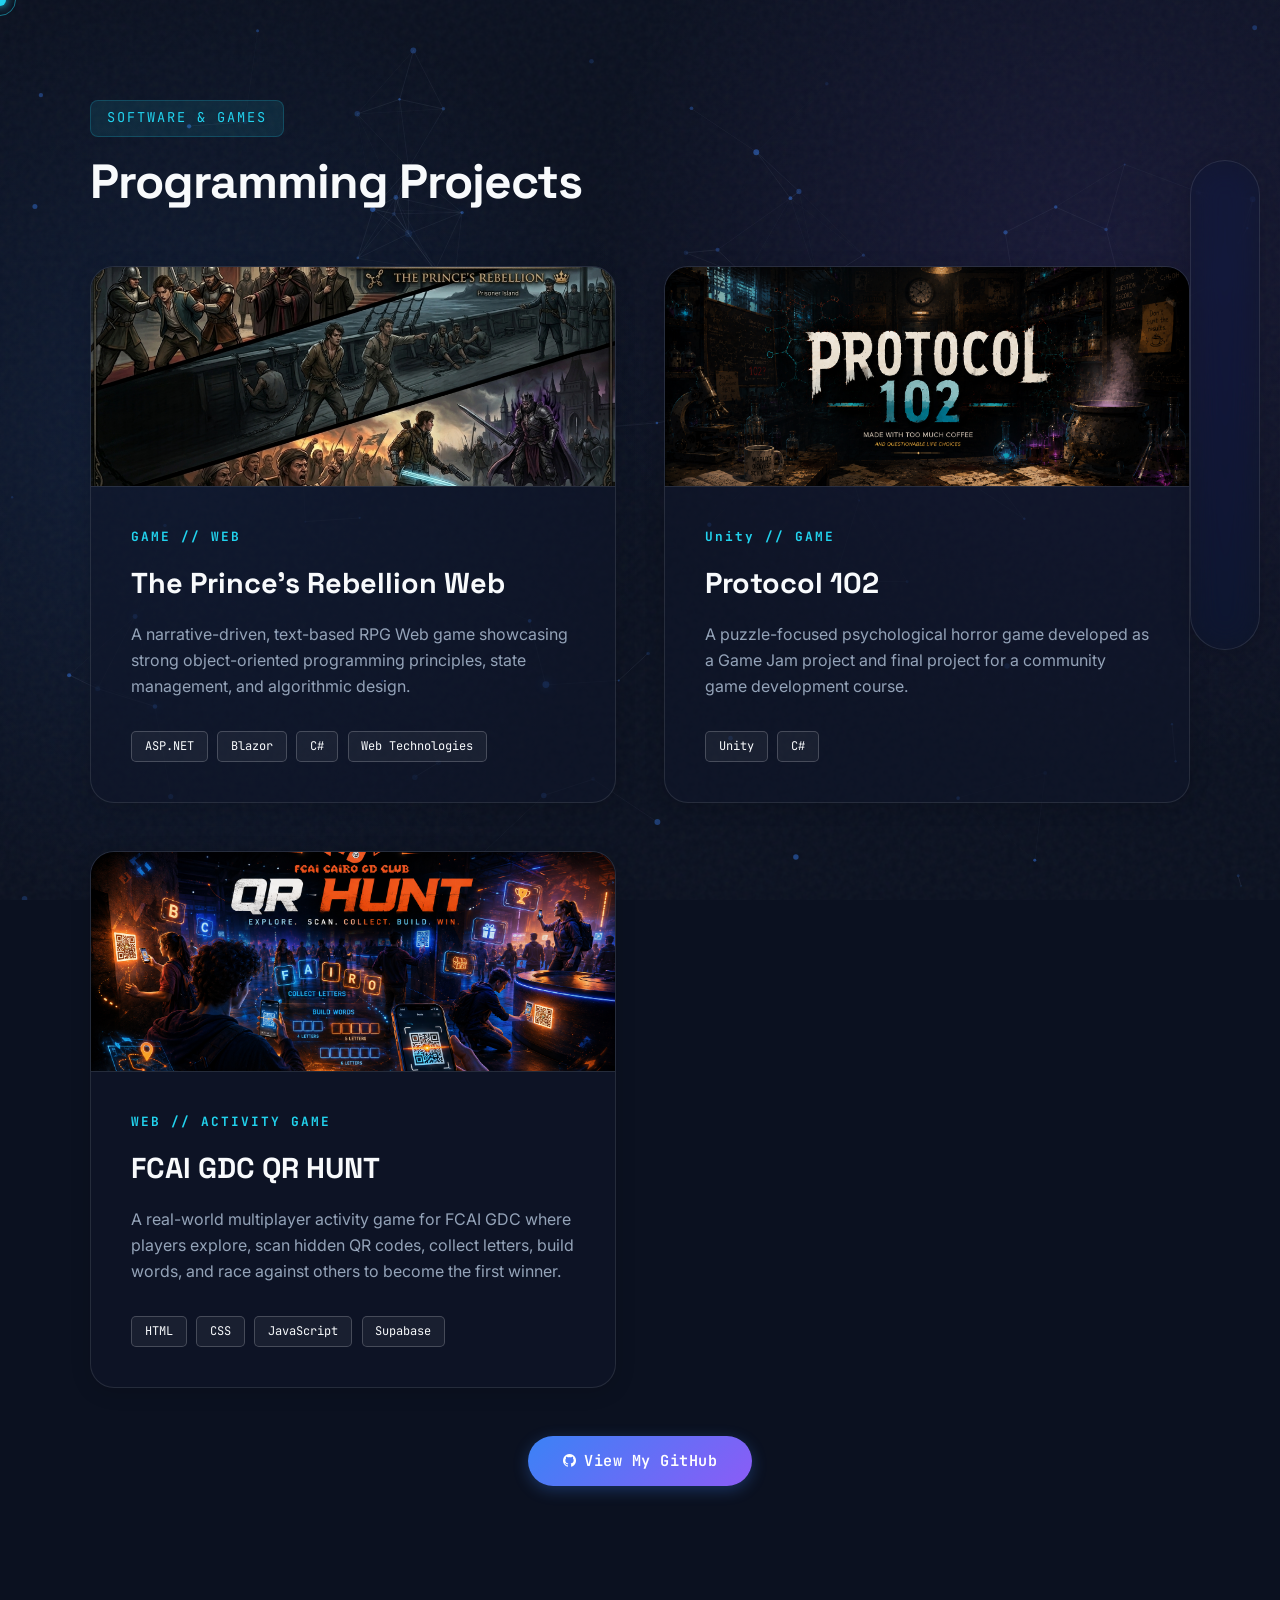
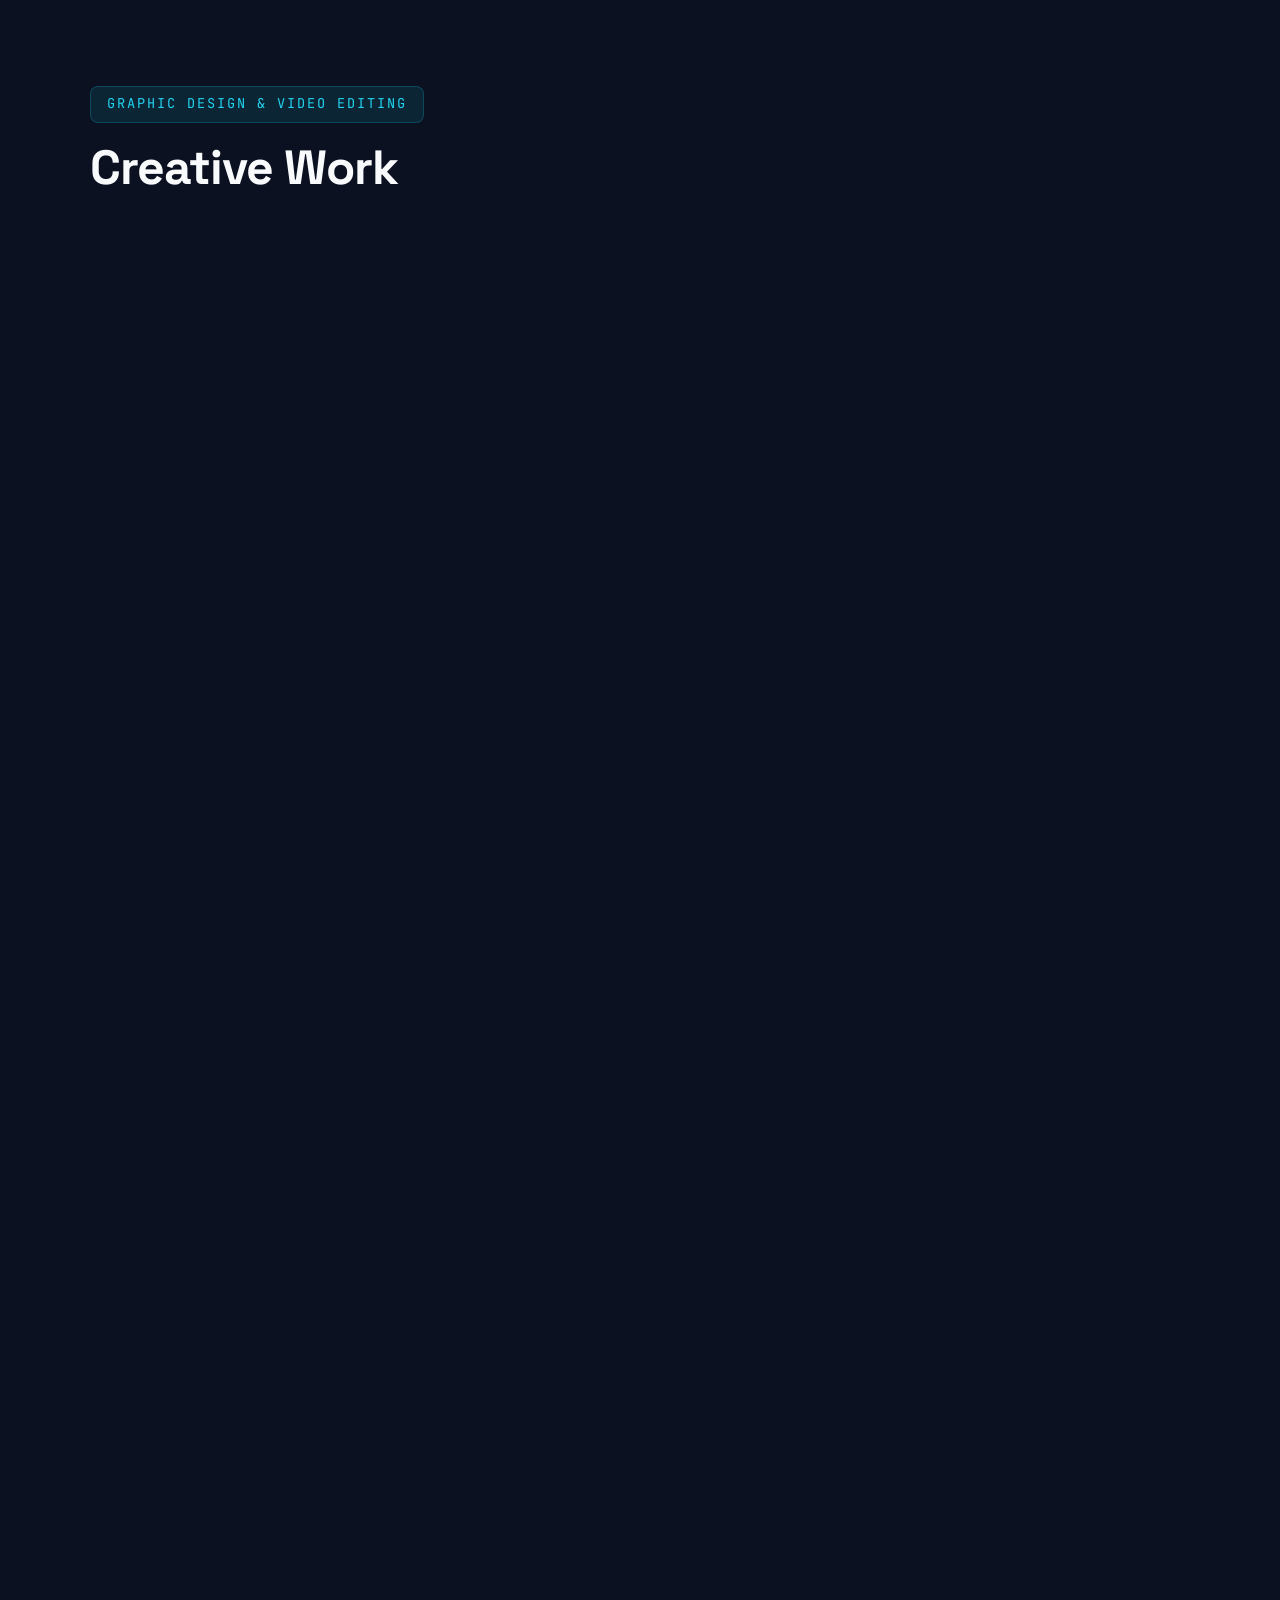
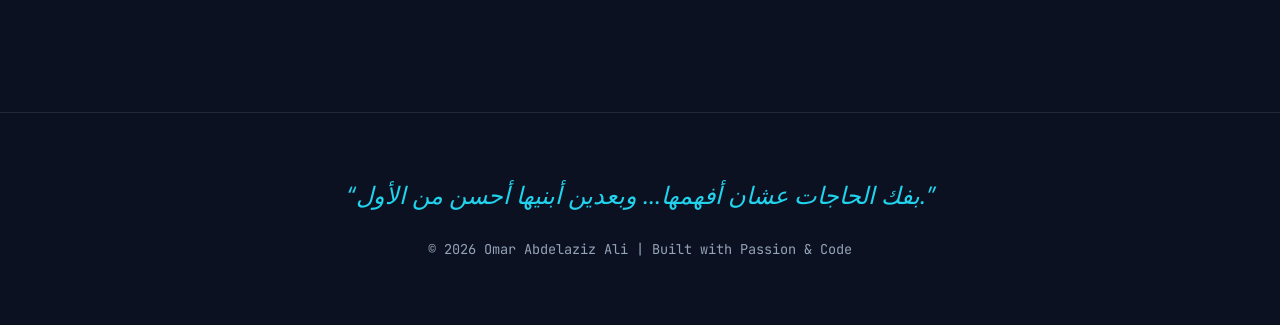
<file: projects.html>
<!DOCTYPE html>
<html lang="en">

<head>
    <meta charset="UTF-8">
    <meta name="viewport" content="width=device-width, initial-scale=1.0">
    <title>Omar's Portfolio</title>
    <link rel="icon" type="image/png" sizes="32x32" href="Assets/controller.png">
    <link rel="icon" type="image/png" sizes="16x16" href="Assets/controller.png">
    <link rel="manifest" href="/site.webmanifest">
    <meta name="google-site-verification" content="UG4ZtAtHT5B-DUz8YZdypfZreiBcULOt-YBHSa5YBJ0" />

    <meta name="description"
        content="Portfolio of Omar Abdelaziz, Game Developer and Software Engineer specializing in Unity, C#, web development, and interactive experiences. Explore projects, skills, and creative work.">

    <meta name="keywords"
        content="Omar Abdelaziz, Game Developer, Software Engineer, Unity Developer, C#, Web Developer, Portfolio, Game Development, Frontend Developer">

    <meta name="author" content="Omar Abdelaziz">

    <meta name="viewport" content="width=device-width, initial-scale=1.0">


    <!-- Open Graph (Facebook, LinkedIn, WhatsApp) -->
    <meta property="og:title" content="Omar Abdelaziz | Game Developer & Software Engineer">
    <meta property="og:description"
        content="Explore Omar's portfolio including game development projects, web apps, and creative software solutions.">
    <meta property="og:image" content="https://engomarabd-elaziz.github.io/My-Portofolio/assets/preview.png">
    <meta property="og:url" content="https://engomarabd-elaziz.github.io/My-Portofolio/">
    <meta property="og:type" content="website">

    <!-- Twitter -->
    <meta name="twitter:card" content="summary_large_image">
    <meta name="twitter:title" content="Omar Abdelaziz Portfolio">
    <meta name="twitter:description"
        content="Game Developer & Software Engineer portfolio showcasing Unity and web projects.">
    <meta name="twitter:image" content="https://engomarabd-elaziz.github.io/My-Portofolio/preview.png">
    <link rel="preconnect" href="https://fonts.googleapis.com">
    <link rel="preconnect" href="https://fonts.gstatic.com" crossorigin>
    <link
        href="https://fonts.googleapis.com/css2?family=JetBrains+Mono:wght@400;700&family=Space+Grotesk:wght@300;500;700;900&family=Inter:wght@400;500;700&family=Satisfy&display=swap"
        rel="stylesheet">
    <link href="https://fonts.googleapis.com/css2?family=Material+Symbols+Outlined:opsz,wght,FILL,GRAD@24,400,0,0"
        rel="stylesheet" />

    <!-- Modular CSS -->
    <link rel="stylesheet" href="https://cdnjs.cloudflare.com/ajax/libs/font-awesome/4.7.0/css/font-awesome.min.css">
    <link rel="stylesheet" href="styles/global.css">
    <link rel="stylesheet" href="styles/navbar.css">
    <link rel="stylesheet" href="styles/intro-controller.css">
    <link rel="stylesheet" href="styles/hero.css">
    <link rel="stylesheet" href="styles/projects.css">
    <link rel="stylesheet" href="styles/experience.css">
    <link rel="stylesheet" href="styles/community.css">
    <link rel="stylesheet" href="styles/linkedin-feed.css">
    <link rel="stylesheet" href="styles/footer.css">
    <link rel="stylesheet" href="styles/responsive.css">
    <link rel="stylesheet" href="styles/creative-portfolio.css">
</head>

<body class="theme-dark">
    <!-- Simulation Layer (Particles Background) -->
    <canvas id="simulation-bg" class="simulation-bg"></canvas>

    <!-- Navbar -->
    <nav class="navbar" id="navbar">
        <div class="nav-container">
            <a href="index.html#hero" class="nav-logo">OMAR DEV</a>

            <div class="mobile-menu-btn" id="mobile-menu-btn">
                <span></span>
                <span></span>
                <span></span>
            </div>

            <div class="nav-links" id="nav-links">
                <a href="index.html" class="nav-link" data-section="home" title="Return to Main Homepage">
                    <span class="nav-text">Home</span>
                    <span class="material-symbols-outlined nav-icon">home</span>
                </a>
                <a href="#programmer-projects" class="nav-link active" data-section="programmer-projects">
                    <span class="nav-text">Coding</span>
                    <span class="material-symbols-outlined nav-icon">terminal</span>
                </a>
                <a href="#creative-projects" class="nav-link" data-section="creative-projects">
                    <span class="nav-text">Creative</span>
                    <span class="material-symbols-outlined nav-icon">palette</span>
                </a>
                <a href="creative-portfolio.html" class="nav-link" data-section="full-creative"
                    title="Open Complete Graphic Design Showcase">
                    <span class="nav-text">Portfolio ↗</span>
                    <span class="material-symbols-outlined nav-icon">auto_awesome</span>
                </a>


                <button id="theme-toggle" class="theme-btn">
                    <span class="nav-text">Theme</span>
                    <span class="material-symbols-outlined theme-icon sun">light_mode</span>
                    <span class="material-symbols-outlined theme-icon moon">dark_mode</span>
                </button>
            </div>
        </div>
    </nav>

    <!-- Custom Game Cursor -->
    <div class="cursor-follower" id="cursor"></div>

    <main id="main-content">
        <!-- Programmer Projects Section -->
        <section id="programmer-projects" class="projects-section section-padding">
            <div class="container">
                <div class="section-header reveal">
                    <span class="section-subtitle">SOFTWARE & GAMES</span>
                    <h2 class="section-title">Programming Projects</h2>
                </div>
                <div class="projects-grid">
                    <!-- The Prince's Rebellion Web -->
                    <div class="project-card reveal">
                        <div class="project-image-wrapper">
                            <img src="Assets/prince.jpeg" alt="The Prince's Rebellion Web" class="project-img">
                            <div class="project-overlay">
                                <a href="https://theprincerebellionweb-six.vercel.app/" target="_blank"
                                    class="project-btn"><span class="icon">🌐</span>Live</a>
                                <a href="https://github.com/EngOmarAbd-Elaziz/The_Prince_Rebellion_Web" target="_blank"
                                    class="project-btn"><span class="icon"><i class="fa fa-github"></i></span>Repo</a>
                            </div>
                        </div>
                        <div class="project-content">
                            <span class="project-id">GAME // WEB</span>
                            <h3>The Prince's Rebellion Web</h3>
                            <p>A narrative-driven, text-based RPG Web game showcasing strong object-oriented
                                programming principles, state management, and algorithmic design.</p>
                            <div class="tech-stack">
                                <span>ASP.NET</span><span>Blazor</span><span>C#</span><span>Web Technologies</span>
                            </div>
                        </div>
                    </div>

                    <!-- Protocol 102 -->
                    <div class="project-card reveal">
                        <div class="project-image-wrapper">
                            <img src="Assets/Protocol102.png" alt="Protocol 102" class="project-img">
                            <div class="project-overlay">
                                <a href="https://abdulrahman-sherif.itch.io/protocol-102" target="_blank"
                                    class="project-btn"><span class="icon"><i class="fa fa-gamepad"></i></span>Play</a>
                                <a href="https://github.com/EngOmarAbd-Elaziz/Protocol_102" target="_blank"
                                    class="project-btn"><span class="icon"><i class="fa fa-github"></i></span>Repo</a>
                            </div>
                        </div>
                        <div class="project-content">
                            <span class="project-id">Unity // GAME</span>
                            <h3>Protocol 102</h3>
                            <p>A puzzle-focused psychological horror game developed as a Game Jam project and final
                                project for a community game development course.</p>
                            <div class="tech-stack"><span>Unity</span><span>C#</span></div>
                        </div>
                    </div>

                    <!-- FCAI GDC QR HUNT WEB -->
                    <div class="project-card reveal">
                        <div class="project-image-wrapper">
                            <img src="Assets/QR_HUNT.png" alt="QR_HUNT_WEB" class="project-img">
                            <div class="project-overlay">
                                <a class="project-btn"><span class="icon"><i class="fa fa-gamepad"></i></span>Playing
                                    Prohibited</a>
                                <a href="https://github.com/EngOmarAbd-Elaziz/Qr_Hunt_Web" target="_blank"
                                    class="project-btn"><span class="icon"><i class="fa fa-github"></i></span>Repo</a>
                            </div>
                        </div>
                        <div class="project-content">
                            <span class="project-id">WEB // ACTIVITY GAME</span>
                            <h3>FCAI GDC QR HUNT</h3>
                            <p>A real-world multiplayer activity game for FCAI GDC where players explore, scan
                                hidden QR
                                codes, collect letters, build words, and race against others to become the first winner.
                            </p>
                            <div class="tech-stack">
                                <span>HTML</span><span>CSS</span><span>JavaScript</span><span>Supabase</span>
                            </div>
                        </div>
                    </div>
                </div>

                <div class="projects-actions reveal">
                    <a href="https://github.com/EngOmarAbd-Elaziz" target="_blank" class="btn btn-primary"><i
                            class="fa fa-github" style="margin-right: 8px;"></i> View My GitHub</a>
                </div>
            </div>
        </section>

        <!-- Creative Projects Section -->
        <section id="creative-projects" class="projects-section section-padding">
            <div class="container">
                <div class="section-header reveal">
                    <span class="section-subtitle">GRAPHIC DESIGN & VIDEO EDITING</span>
                    <h2 class="section-title">Creative Work</h2>
                </div>

                <!-- Featured Creative Portfolio Card -->
                <div class="creative-featured-banner reveal">
                    <div class="featured-banner-content">
                        <div class="featured-badge">
                            <span class="material-symbols-outlined">auto_awesome</span>
                            FEATURED SHOWCASE
                        </div>
                        <h3 class="featured-banner-title">Explore My Creative Portfolio</h3>
                        <p class="featured-banner-desc">Explore my graphic design journey, visual identities, creative
                            projects, and selected works.</p>
                        <div class="featured-banner-actions">
                            <a href="creative-portfolio.html" class="btn btn-primary featured-btn">
                                <span>Explore Portfolio</span>
                                <span class="material-symbols-outlined arrow-icon">north_east</span>
                            </a>
                            <a href="Assets/Creative%20Work/Creative%20Portfolio/Creative%20Portfolio.pdf"
                                download="Omar_Abdelaziz_Creative_Portfolio.pdf" class="btn btn-outline">
                                <i class="fa fa-download" style="margin-right: 8px;"></i> Download PDF
                            </a>
                        </div>
                    </div>
                    <a href="creative-portfolio.html" class="featured-banner-preview"
                        aria-label="Open Creative Portfolio">
                        <img src="Assets/Creative Work/Creative Portfolio/1.png" alt="Creative Portfolio Preview"
                            class="featured-preview-img" loading="lazy">
                        <div class="featured-preview-overlay">
                            <span class="preview-tag">Dedicated Page ↗</span>
                        </div>
                    </a>
                </div>

                <!-- Existing 5 Creative Project Templates -->
                <div class="creative-grid">
                    <!-- Creative Item 1 — spans 2 cols (featured) -->
                    <div class="creative-item reveal" data-project="brand-identity" tabindex="0" role="button"
                        aria-label="Brand Identity">
                        <span class="creative-category">Graphic Design</span>
                        <img src="Assets/Creative Work/Graphic Design/lotionDesign.png" alt="Brand Identity"
                            loading="lazy">
                        <div class="creative-overlay">
                            <h3>Brand Identity</h3>
                            <p>Visual Design</p>
                        </div>
                    </div>

                    <!-- Creative Item 2 -->
                    <div class="creative-item reveal" data-project="video-editing" tabindex="0" role="button"
                        aria-label="Showreel 2026">
                        <span class="creative-category">Video Editing</span>
                        <div class="creative-play-badge"><i class="fa fa-play"></i></div>
                        <img src="Assets/Creative Work/Video Editing/video-poster.jpg" alt="Showreel 2026"
                            loading="lazy">
                        <div class="creative-overlay">
                            <h3>Showreel 2026</h3>
                            <p>Motion Graphics</p>
                        </div>
                    </div>

                    <!-- Creative Item 3 -->
                    <div class="creative-item reveal" data-project="social-media" tabindex="0" role="button"
                        aria-label="Social Media Campaign">
                        <span class="creative-category">Social Media</span>
                        <img src="Assets/Creative Work/Social Media/introducing my portfolio.png"
                            alt="Social Media Campaign" loading="lazy">
                        <div class="creative-overlay">
                            <h3>Social Media Campaign</h3>
                            <p>Content Creation</p>
                        </div>
                    </div>

                    <!-- Creative Item 4 — spans 2 rows tall -->
                    <div class="creative-item reveal" data-project="illustration" tabindex="0" role="button"
                        aria-label="Digital Art">
                        <span class="creative-category">Illustration</span>
                        <img src="Assets/Creative Work/Graphic Design/TypoDesigns-12.png" alt="Digital Art"
                            loading="lazy">
                        <div class="creative-overlay">
                            <h3>Digital Art</h3>
                            <p>Illustration</p>
                        </div>
                    </div>

                    <!-- Creative Item 5 -->
                    <div class="creative-item reveal" data-project="poster-design" tabindex="0" role="button"
                        aria-label="Poster Design">
                        <span class="creative-category">Graphic Design</span>
                        <img src="Assets/Creative Work/Graphic Design/08.png" alt="Poster Design" loading="lazy">
                        <div class="creative-overlay">
                            <h3>Poster Design</h3>
                            <p>Print & Digital</p>
                        </div>
                    </div>
                </div>

                <br>
                <br>
                <div class="canva-hero-actions reveal delay-3">
                    <a href="https://www.behance.net/omar_13" target="_blank" rel="noopener noreferrer"
                        class="canva-social-pill behance">
                        <i class="fa fa-behance"></i>
                        <span>Behance</span>
                    </a>
                    <a href="https://pin.it/2JDRQeHfb" target="_blank" rel="noopener noreferrer"
                        class="canva-social-pill pinterest">
                        <i class="fa fa-pinterest-p"></i>
                        <span>Pinterest</span>
                    </a>
                </div>
            </div>
        </section>

        <!-- Creative Project Lightbox / Gallery Modal -->
        <div class="custom-modal" id="creative-modal" aria-hidden="true" role="dialog" aria-modal="true">
            <div class="modal-backdrop"></div>
            <div class="modal-dialog">
                <div class="modal-header">
                    <div class="modal-header-text">
                        <span class="modal-category"></span>
                        <h3 class="modal-title"></h3>
                        <p class="modal-subtitle"></p>
                    </div>
                    <button class="modal-close" aria-label="Close dialog">&times;</button>
                </div>
                <div class="modal-body">
                    <p class="modal-description"></p>
                    <div class="modal-media-wrapper"></div>
                    <div class="modal-thumbs-wrapper"></div>
                </div>
            </div>
        </div>

    </main>

    <footer class="lab-footer">
        <div class="container">
            <p class="arabic-quote">“بفك الحاجات عشان أفهمها… وبعدين أبنيها أحسن من الأول.”</p>
            <p>&copy; 2026 Omar Abdelaziz Ali | Built with Passion & Code</p>
        </div>
    </footer>

    <!-- Back to top button -->
    <button id="back-to-top" class="back-to-top" aria-label="Back to top">
        ↑
    </button>

    <script src="js/background-system.js"></script>
    <script src="js/theme-toggle.js"></script>
    <script src="js/scroll-system.js"></script>
    <script src="js/animations.js"></script>
    <script src="js/main.js"></script>
    <script src="js/creative.js"></script>
    <script type="application/ld+json">
        {
            "@context": "https://schema.org",
            "@type": "Person",
            "name": "Omar Abdelaziz",
            "url": "https://engomarabd-elaziz.github.io/My-Portofolio/",
            "jobTitle": "Game Developer & Software Engineer",
            "sameAs": [
                "https://github.com/EngOmarAbd-Elaziz",
                "https://www.linkedin.com/in/omar-abdelaziz-ali-bb3842337/",
                "https://flyingfox-x.itch.io/",
                "https://linktr.ee/Omar_Abd_Elaziz",
                "https://www.facebook.com/omer.rabeh.5"
            ]
        }
    </script>
</body>

</html>
</file>
<file: styles/global.css>
:root {
    --bg-color: #0B1120;
    --surface-color: rgba(15, 23, 42, 0.6);
    --surface-solid: #0F172A;
    --surface-border: rgba(255, 255, 255, 0.1);
    --surface-glass: rgba(15, 23, 42, 0.4); /* Enhanced glass */
    --surface-glass-heavy: rgba(15, 23, 42, 0.85);
    --surface-gradient: linear-gradient(145deg, rgba(30, 41, 59, 0.4), rgba(15, 23, 42, 0.6));
    --surface-gradient-hover: linear-gradient(145deg, rgba(30, 41, 59, 0.6), rgba(15, 23, 42, 0.8));

    --primary: #3B82F6;
    --accent: #8B5CF6;
    --highlight: #22D3EE;

    --text-primary: #F8FAFC;
    --text-secondary: #94A3B8;
    --text-muted: #64748B;

    --btn-outline-border: rgba(255, 255, 255, 0.2);
    --btn-outline-bg: rgba(255, 255, 255, 0.05);
    --btn-outline-hover: rgba(255, 255, 255, 0.1);
    --font-mono: 'JetBrains Mono', monospace;
    --font-body: 'Inter', sans-serif;
    --font-heading: 'Space Grotesk', 'Inter', sans-serif;
    --nav-height: 80px;
    --radius-sm: 0.5rem;
    --radius-md: 1rem;
    --radius-lg: 1.5rem;
    --shadow-soft: 0 4px 20px rgba(0, 0, 0, 0.15);
    --shadow-hover: 0 12px 30px rgba(0, 0, 0, 0.3);
    --transition-slow: 0.8s cubic-bezier(0.16, 1, 0.3, 1);
    --transition-med: 0.4s cubic-bezier(0.16, 1, 0.3, 1);
    --transition-fast: 0.2s ease;
}

* {
    margin: 0;
    padding: 0;
    box-sizing: border-box;
    cursor: none;
    /* Custom cursor */
    scroll-behavior: smooth;
}

body {
    background-color: var(--bg-color);
    background-image: 
        radial-gradient(circle at 15% 50%, rgba(59, 130, 246, 0.1) 0%, transparent 40%),
        radial-gradient(circle at 85% 30%, rgba(139, 92, 246, 0.1) 0%, transparent 40%);
    background-attachment: fixed;
    color: var(--text-primary);
    font-family: var(--font-body);
    overflow-x: hidden;
    line-height: 1.6;
    transition: background-color 0.8s ease, color 0.8s ease, background-image 0.8s ease;
}

/* Subtle Noise Overlay */
body::before {
    content: '';
    position: fixed;
    top: 0; left: 0; width: 100%; height: 100%;
    background-image: url("data:image/svg+xml,%3Csvg viewBox='0 0 200 200' xmlns='http://www.w3.org/2000/svg'%3E%3Cfilter id='noiseFilter'%3E%3CfeTurbulence type='fractalNoise' baseFrequency='0.7' numOctaves='3' stitchTiles='stitch'/%3E%3C/filter%3E%3Crect width='100%25' height='100%25' filter='url(%23noiseFilter)' opacity='0.04'/%3E%3C/svg%3E");
    pointer-events: none;
    z-index: -3;
}

body.theme-light {
    --bg-color: #F8FAFC;
    --surface-color: rgba(255, 255, 255, 0.7);
    --surface-solid: #FFFFFF;
    --surface-border: rgba(0, 0, 0, 0.08);
    --surface-glass: rgba(255, 255, 255, 0.5); /* Enhanced glass */
    --surface-glass-heavy: rgba(255, 255, 255, 0.9);
    --surface-gradient: linear-gradient(145deg, #FFFFFF, #F1F5F9);
    --surface-gradient-hover: linear-gradient(145deg, #F8FAFC, #E2E8F0);

    --primary: #2563EB;
    --accent: #7C3AED;
    --highlight: #0EA5E9;

    --text-primary: #1E293B;
    --text-secondary: #475569;
    --text-muted: #94A3B8;

    --btn-outline-border: rgba(0, 0, 0, 0.2);
    --btn-outline-bg: rgba(0, 0, 0, 0.02);
    --btn-outline-hover: rgba(0, 0, 0, 0.05);

    --shadow-soft: 0 4px 20px rgba(0, 0, 0, 0.05);
    --shadow-hover: 0 12px 30px rgba(0, 0, 0, 0.12);
}

/* Subtle background differentiation for light mode sections */
body.theme-light #about,
body.theme-light #experience {
    background-color: rgba(241, 245, 249, 0.6);
}

/* Prevent scrolling during intro */
body.no-scroll {
    overflow: hidden;
    height: 100vh;
}

body.no-scroll #main-content,
body.no-scroll .lab-footer {
    opacity: 0;
    visibility: hidden;
    transform: translateY(20px);
}

#main-content,
.lab-footer {
    transition: opacity 1s ease, visibility 1s ease, transform 1s cubic-bezier(0.2, 0.8, 0.2, 1);
}

.simulation-bg {
    position: fixed;
    top: 0;
    left: 0;
    width: 100%;
    height: 100%;
    z-index: -2;
    pointer-events: none;
    opacity: 0.8;
}

/* Custom Scrollbar */
::-webkit-scrollbar {
    width: 8px;
}

::-webkit-scrollbar-track {
    background: var(--bg-color);
}

::-webkit-scrollbar-thumb {
    background: linear-gradient(to bottom, var(--primary), var(--accent));
    border-radius: 10px;
}

/* --- Custom Cursor --- */
.cursor-follower {
    position: fixed;
    width: 12px;
    height: 12px;
    background: var(--highlight);
    border-radius: 50%;
    pointer-events: none !important;
    z-index: 2147483647 !important; /* Maximum 32-bit integer z-index in all browsers */
    transform: translate(-50%, -50%);
    transition: width var(--transition-fast), height var(--transition-fast), background var(--transition-fast), opacity var(--transition-fast);
    box-shadow: 0 0 10px var(--highlight);
}

.cursor-follower::after {
    content: '';
    position: absolute;
    top: 50%;
    left: 50%;
    transform: translate(-50%, -50%);
    width: 30px;
    height: 30px;
    border: 1px solid var(--highlight);
    border-radius: 50%;
    opacity: 0.5;
    pointer-events: none !important;
    transition: all var(--transition-fast);
}

.cursor-follower.active {
    width: 20px;
    height: 20px;
    background: var(--primary);
    box-shadow: 0 0 15px var(--primary);
}

.cursor-follower.active::after {
    width: 45px;
    height: 45px;
    border-color: var(--primary);
    opacity: 1;
}

/* Common Layout Utilities */
.container {
    max-width: 1100px;
    margin: 0 auto;
    width: 90%;
}

.section-padding {
    padding: 100px 0;
}

.section-header {
    margin-bottom: 3.5rem;
    text-align: left;
    max-width: 800px;
}

.section-subtitle {
    font-family: var(--font-mono);
    color: var(--highlight);
    font-size: 0.85rem;
    letter-spacing: 2px;
    display: inline-block;
    margin-bottom: 1rem;
    padding: 0.4rem 1rem;
    background: rgba(34, 211, 238, 0.1);
    border-radius: var(--radius-sm);
    border: 1px solid rgba(34, 211, 238, 0.2);
    text-transform: uppercase;
}

.section-title {
    font-family: var(--font-heading);
    font-size: 3rem;
    color: var(--text-primary);
    font-weight: 700;
    line-height: 1.2;
    letter-spacing: -1px;
}

/* Animations */
.reveal {
    opacity: 0;
    transform: translateY(40px);
    transition: opacity 0.8s ease-out, transform 0.8s ease-out;
}

.reveal.active {
    opacity: 1;
    transform: translateY(0);
}

/* Buttons */
.btn {
    display: inline-flex;
    align-items: center;
    justify-content: center;
    padding: 0.8rem 2.2rem;
    border-radius: 50px;
    text-decoration: none;
    font-weight: 600;
    transition: var(--transition-med);
    font-family: var(--font-mono);
    font-size: 0.95rem;
    letter-spacing: 0.5px;
    cursor: none;
}

.btn-sm {
    padding: 0.5rem 1.2rem;
    font-size: 0.8rem;
    letter-spacing: 0.5px;
}

.btn-primary {
    background: linear-gradient(135deg, var(--primary), var(--accent));
    color: white;
    box-shadow: 0 4px 15px rgba(59, 130, 246, 0.3);
    border: none;
}

.btn-primary:hover {
    transform: translateY(-3px);
    box-shadow: 0 8px 25px rgba(59, 130, 246, 0.5);
    background: linear-gradient(135deg, #2563EB, #7C3AED);
}

.btn-outline {
    border: 1px solid var(--btn-outline-border);
    color: var(--text-primary);
    background: var(--btn-outline-bg);
}

.btn-outline:hover {
    background: var(--btn-outline-hover);
    border-color: var(--primary);
    transform: translateY(-3px);
}

/* --- Skills Carousel Animation --- */
.skills-carousel-wrapper {
    overflow: hidden;
    padding: 2rem 0;
    white-space: nowrap;
    position: relative;
    width: 100%;
    mask-image: linear-gradient(to right, transparent, black 10%, black 90%, transparent);
    -webkit-mask-image: linear-gradient(to right, transparent, black 10%, black 90%, transparent);
}

.skills-carousel-track {
    display: inline-flex;
}

.scroll-left {
    animation: scroll-carousel-left 30s linear infinite;
}

.scroll-right {
    animation: scroll-carousel-right 30s linear infinite;
    margin-bottom: 3rem;
}

.skills-carousel-track:hover {
    animation-play-state: paused;
}

.skills-slide {
    display: inline-flex;
    align-items: center;
    gap: 1.5rem;
    padding-right: 1.5rem;
    /* Matches the gap so seamless loop looks correct */
}

.skill-pill {
    display: inline-flex;
    align-items: center;
    gap: 0.8rem;
    padding: 1rem 2rem;
    background: var(--surface-color);
    border: 1px solid var(--surface-border);
    border-radius: 50px;
    font-family: var(--font-heading);
    font-size: 1.1rem;
    font-weight: 500;
    color: var(--text-primary);
    box-shadow: var(--shadow-soft);
    transition: all 0.3s ease;
}

.skill-pill img {
    width: 24px;
    height: 24px;
}

.skill-pill:hover {
    transform: translateY(-5px);
    background: var(--primary);
    border-color: var(--primary);
    box-shadow: 0 10px 25px rgba(59, 130, 246, 0.4);
    color: white;
}

@keyframes scroll-carousel-left {
    0% {
        transform: translateX(0);
    }

    100% {
        transform: translateX(-50%);
    }
}

@keyframes scroll-carousel-right {
    0% {
        transform: translateX(-50%);
    }

    100% {
        transform: translateX(0);
    }
}

/* --- Back to top --- */
.back-to-top {
    position: fixed;
    bottom: 30px;
    right: 30px;
    width: 50px;
    height: 50px;
    border-radius: 50%;
    background: var(--primary);
    color: white;
    border: none;
    font-size: 1.5rem;
    display: flex;
    align-items: center;
    justify-content: center;
    box-shadow: 0 4px 15px rgba(59, 130, 246, 0.4);
    opacity: 0;
    pointer-events: none;
    transform: translateY(20px);
    transition: all 0.4s ease;
    z-index: 1000;
    cursor: none;
}

.back-to-top.visible {
    opacity: 1;
    pointer-events: auto;
    transform: translateY(0);
}

.back-to-top:hover {
    transform: translateY(-5px);
    background: var(--highlight);
    box-shadow: 0 8px 25px rgba(34, 211, 238, 0.5);
}

/* Fix for Mobile Cursor */
@media (max-width: 768px) {
    * {
        cursor: auto !important;
    }
    .cursor-follower {
        display: none !important;
    }
    .btn, .social-icon, .nav-link, .theme-btn, .back-to-top, .action-btn {
        cursor: pointer !important;
    }
}
</file>
<file: styles/navbar.css>
.navbar {
    position: fixed;
    top: 20px;
    left: 50%;
    transform: translateX(-50%);
    width: 800px;
    /* Fixed width for perfect animation */
    height: 70px;
    z-index: 1000;
    display: flex;
    align-items: center;
    background: var(--surface-glass);
    backdrop-filter: blur(16px) saturate(180%);
    -webkit-backdrop-filter: blur(16px) saturate(180%);
    border: 1px solid var(--surface-border);
    border-radius: 50px;
    padding: 0 1.5rem;
    box-shadow: var(--shadow-soft);
}

.navbar.hidden-nav {
    transform: translate(-50%, -150%);
    opacity: 0;
    transition: transform 0.6s ease, opacity 0.6s ease;
}

.nav-container {
    display: flex;
    justify-content: space-between;
    align-items: center;
    gap: 2rem;
    width: 100%;
    transition: opacity 0.3s ease;
}

.nav-logo {
    font-family: 'Satisfy', cursive;
    font-weight: 400;
    color: var(--text-primary);
    text-decoration: none;
    font-size: 1.6rem;
    letter-spacing: 0.5px;
    white-space: nowrap;
    transition: all 0.3s ease;
    text-shadow: 0 0 10px rgba(59, 130, 246, 0.3);
    cursor: pointer;
}

.nav-logo:active {
    transform: rotate(-2deg) scale(1.05);
    color: var(--highlight);
}

.nav-links {
    display: flex;
    gap: 1.5rem;
    align-items: center;
}

.nav-link {
    text-decoration: none;
    color: var(--text-secondary);
    font-family: var(--font-mono);
    font-size: 0.85rem;
    font-weight: 500;
    letter-spacing: 0.5px;
    transition: color 0.3s ease, transform 0.3s ease;
    position: relative;
    padding: 0.5rem 0;
    text-transform: uppercase;
    display: flex;
    align-items: center;
    gap: 0.5rem;
    white-space: nowrap;
}

.nav-icon {
    display: none;
    font-size: 1.2rem;
}

.nav-link:hover,
.nav-link.active {
    color: var(--highlight);
}

.nav-link::after {
    content: '';
    position: absolute;
    bottom: -2px;
    left: 50%;
    width: 0;
    height: 2px;
    background: var(--highlight);
    transform: translateX(-50%);
    transition: width 0.3s ease;
    border-radius: 2px;
}

.nav-link.active::after {
    width: 100%;
}

.theme-btn {
    background: transparent;
    border: none;
    cursor: none;
    color: var(--text-secondary);
    transition: all 0.3s ease;
    display: flex;
    align-items: center;
    justify-content: center;
    position: relative;
    height: 34px;
    width: 34px;
    overflow: hidden; /* Keeps sun and moon inside the button boundaries! */
    border-radius: 50%;
    flex-shrink: 0;
}

.theme-btn .nav-text {
    display: none;
    /* Hidden by default in horizontal mode */
}

.theme-btn:hover {
    color: var(--highlight);
    transform: scale(1.1);
}

.theme-icon {
    font-size: 1.4rem;
    position: absolute;
    top: 50%;
    left: 50%;
    transition: transform 0.4s cubic-bezier(0.16, 1, 0.3, 1), opacity 0.4s ease;
}

.theme-icon.sun {
    transform: translate(-50%, -50%) scale(1);
    opacity: 1;
}

.theme-icon.moon {
    transform: translate(-50%, 150%) scale(0.5);
    opacity: 0;
}

body.theme-light .theme-icon.sun {
    transform: translate(-50%, -150%) scale(0.5);
    opacity: 0;
}

body.theme-light .theme-icon.moon {
    transform: translate(-50%, -50%) scale(1);
    opacity: 1;
}

.mobile-menu-btn {
    display: none;
    flex-direction: column;
    justify-content: space-between;
    width: 24px;
    height: 18px;
    cursor: none;
    z-index: 1001;
}

.mobile-menu-btn span {
    width: 100%;
    height: 2px;
    background-color: var(--text-primary);
    transition: all 0.3s ease;
    border-radius: 2px;
}

/* --- Advanced Cinematic Navbar Animations (Desktop) --- */
@media (min-width: 993px) {

    /* Vertical Content State */
    .navbar.vertical-mode-content {
        padding: 0;
    }

    .navbar.vertical-mode-content .nav-container {
        flex-direction: column;
        justify-content: center;
        gap: 1.5rem;
        padding: 2rem 0;
    }

    .navbar.vertical-mode-content .nav-links {
        flex-direction: column;
        gap: 1.5rem;
    }

    .navbar.vertical-mode-content .nav-logo {
        display: none;
    }

    /* Turn nav-text into Tooltips */
    .navbar.vertical-mode-content .nav-text {
        display: block;
        position: absolute;
        right: calc(100% + 15px);
        top: 50%;
        transform: translateY(-50%) translateX(10px);
        background: var(--surface-glass-heavy);
        backdrop-filter: blur(8px);
        -webkit-backdrop-filter: blur(8px);
        padding: 0.5rem 1rem;
        border-radius: 8px;
        border: 1px solid var(--surface-border);
        color: var(--text-primary);
        font-family: var(--font-mono);
        font-size: 0.8rem;
        white-space: nowrap;
        opacity: 0;
        pointer-events: none;
        transition: all 0.3s ease;
        box-shadow: var(--shadow-hover);
    }

    /* Show tooltip on hover */
    .navbar.vertical-mode-content .nav-link:hover .nav-text,
    .navbar.vertical-mode-content .theme-btn:hover .nav-text {
        opacity: 1;
        transform: translateY(-50%) translateX(0);
    }

    .navbar.vertical-mode-content .nav-icon {
        display: block;
    }

    .navbar.vertical-mode-content .nav-link {
        padding: 0.5rem;
    }

    .navbar.vertical-mode-content .nav-link::after {
        bottom: 50%;
        left: -10px;
        width: 2px;
        height: 0;
        transform: translateY(50%);
    }

    .navbar.vertical-mode-content .nav-link.active::after {
        height: 100%;
        width: 2px;
    }

    /* The Animations */
    .navbar.animate-down {
        animation: navSequenceDown 2s cubic-bezier(0.68, -0.1, 0.265, 1.1) forwards;
    }

    .navbar.animate-up {
        animation: navSequenceUp 2s cubic-bezier(0.68, -0.1, 0.265, 1.1) forwards;
    }

    @keyframes navSequenceDown {
        0% {
            top: 20px;
            left: 50%;
            transform: translateX(-50%);
            width: 800px;
            height: 70px;
            border-radius: 50px;
            padding: 0 1.5rem;
        }

        25% {
            /* 1. Shrinks to circle in the center */
            top: 20px;
            left: 50%;
            transform: translateX(-50%);
            width: 70px;
            height: 70px;
            border-radius: 50%;
            padding: 0;
        }

        50% {
            /* 2. Moves straight to the right edge */
            top: 20px;
            left: calc(100% - 20px);
            transform: translateX(-100%);
            width: 70px;
            height: 70px;
            border-radius: 50%;
            padding: 0;
        }

        75% {
            /* 3. Moves down to middle right */
            top: 50%;
            left: calc(100% - 20px);
            transform: translate(-100%, -50%);
            width: 70px;
            height: 70px;
            border-radius: 50%;
            padding: 0;
        }

        100% {
            /* 4. Expands to vertical sidebar */
            top: 45%;
            left: calc(100% - 20px);
            transform: translate(-100%, -50%);
            width: 70px;
            height: 490px;
            border-radius: 35px;
            padding: 0;
        }
    }

    @keyframes navSequenceUp {
        0% {
            /* 1. Start from vertical sidebar */
            top: 50%;
            left: calc(100% - 20px);
            transform: translate(-100%, -50%);
            width: 70px;
            height: 420px;
            border-radius: 35px;
            padding: 0;
        }

        25% {
            /* 2. Shrink back to circle on the right edge */
            top: 50%;
            left: calc(100% - 20px);
            transform: translate(-100%, -50%);
            width: 70px;
            height: 70px;
            border-radius: 50%;
            padding: 0;
        }

        50% {
            /* 3. Move straight UP to the top right */
            top: 20px;
            left: calc(100% - 20px);
            transform: translateX(-100%);
            width: 70px;
            height: 70px;
            border-radius: 50%;
            padding: 0;
        }

        75% {
            /* 4. Move straight LEFT to the center */
            top: 20px;
            left: 50%;
            transform: translateX(-50%);
            width: 70px;
            height: 70px;
            border-radius: 50%;
            padding: 0;
        }

        100% {
            /* 5. Expand back to full horizontal navbar */
            top: 20px;
            left: 50%;
            transform: translateX(-50%);
            width: 800px;
            height: 70px;
            border-radius: 50px;
            padding: 0 1.5rem;
        }
    }
}

/* Mobile Responsive */
@media (max-width: 992px) {
    .navbar {
        width: 60px;
        height: 60px;
        left: auto;
        right: 20px;
        transform: none;
        border-radius: 30px;
        padding: 0;
        justify-content: center;
        transition: all 0.5s cubic-bezier(0.16, 1, 0.3, 1);
        z-index: 2000;
        background: var(--surface-glass-heavy);
        backdrop-filter: blur(20px) saturate(180%);
        -webkit-backdrop-filter: blur(20px) saturate(180%);
        border: 1px solid var(--surface-border);
    }

    .navbar.nav-open {
        width: calc(100% - 40px);
        height: 70px;
        border-radius: 35px;
        padding: 0 2rem;
        justify-content: space-between;
    }

    .nav-logo {
        display: none;
    }

    .navbar.nav-open .nav-logo {
        display: block;
    }

    .nav-container {
        justify-content: center;
        width: 100%;
        height: 100%;
    }

    .navbar.nav-open .nav-container {
        justify-content: space-between;
    }

    .mobile-menu-btn {
        display: flex;
    }

    .nav-links {
        display: flex;
        position: fixed;
        top: 80px;
        right: 20px;
        background: var(--surface-glass-heavy);
        backdrop-filter: blur(20px);
        border: 1px solid var(--surface-border);
        border-radius: var(--radius-md);
        flex-direction: column;
        padding: 2rem;
        gap: 1.5rem;
        transform: translateY(-20px);
        opacity: 0;
        pointer-events: none;
        transition: all 0.3s ease;
        box-shadow: var(--shadow-hover);
        z-index: 1000;
    }

    .nav-links.show {
        transform: translateY(0);
        opacity: 1;
        pointer-events: auto;
    }

    .mobile-menu-btn.active span:nth-child(1) {
        transform: translateY(8px) rotate(45deg);
    }

    .mobile-menu-btn.active span:nth-child(2) {
        opacity: 0;
    }

    .mobile-menu-btn.active span:nth-child(3) {
        transform: translateY(-8px) rotate(-45deg);
    }
}
</file>
<file: styles/footer.css>
.lab-footer {
    padding: 4rem 0;
    text-align: center;
    border-top: 1px solid var(--surface-border);
    margin-top: 5rem;
}

.arabic-quote {
    font-size: 1.5rem;
    color: var(--highlight);
    margin-bottom: 1.5rem;
    font-style: italic;
}

.lab-footer p:not(.arabic-quote) {
    color: var(--text-secondary);
    font-family: var(--font-mono);
    font-size: 0.85rem;
}
</file>
<file: styles/projects.css>
/* About Grid */
.about-grid {
    display: grid;
    grid-template-columns: repeat(2, 1fr);
    gap: 2rem;
}

.about-card,
.skills-category,
.contact-card {
    background: var(--surface-color);
    border: 1px solid var(--surface-border);
    padding: 3rem;
    border-radius: var(--radius-lg);
    backdrop-filter: blur(12px);
    transition: var(--transition-med);
    box-shadow: var(--shadow-soft);
}

.about-card:hover,
.skills-category:hover,
.contact-card:hover {
    border-color: rgba(255, 255, 255, 0.15);
    transform: translateY(-4px) scale(1.01);
    box-shadow: var(--shadow-hover);
}

.card-tag {
    font-family: var(--font-mono);
    font-size: 0.8rem;
    color: var(--highlight);
    text-transform: uppercase;
    margin-bottom: 1.2rem;
    display: inline-block;
    padding: 0.3rem 0.8rem;
    background: var(--surface-glass);
    border-radius: var(--radius-sm);
    border: 1px solid var(--surface-border);
    font-weight: 700;
}

.about-card p {
    color: var(--text-secondary);
    font-size: 1.1rem;
    line-height: 1.8;
}

/* Skills Grid */
.skills-grid {
    display: grid;
    grid-template-columns: repeat(2, 1fr);
    gap: 2rem;
}

.skills-category h3 {
    font-size: 1.4rem;
    margin-bottom: 1.5rem;
    color: var(--text-primary);
    font-family: var(--font-heading);
}

.skills-list {
    display: flex;
    flex-wrap: wrap;
    gap: 0.8rem;
}

.skill-badge {
    padding: 0.6rem 1.2rem;
    background: var(--btn-outline-bg);
    border: 1px solid var(--btn-outline-border);
    border-radius: 8px;
    font-size: 0.9rem;
    color: var(--text-secondary);
    font-family: var(--font-mono);
    transition: all 0.3s ease;
}

.skill-badge:hover {
    background: linear-gradient(135deg, var(--primary), var(--accent));
    color: white;
    border: none;
    transform: translateY(-2px);
    box-shadow: 0 5px 15px rgba(59, 130, 246, 0.4);
}

/* Projects */
.projects-grid {
    display: grid;
    grid-template-columns: repeat(auto-fill, minmax(400px, 1fr));
    gap: 3rem;
}

.project-card {
    background: var(--surface-color);
    border-radius: var(--radius-lg);
    border: 1px solid var(--surface-border);
    overflow: hidden;
    transition: all 0.4s cubic-bezier(0.16, 1, 0.3, 1);
    box-shadow: var(--shadow-soft);
    display: flex;
    flex-direction: column;
    position: relative;
}

.project-card:hover {
    transform: translateY(-10px);
    border-color: rgba(59, 130, 246, 0.4);
    box-shadow: 0 20px 40px rgba(0, 0, 0, 0.5);
}

/* Image Wrapper */
.project-image-wrapper {
    width: 100%;
    height: 220px;
    position: relative;
    overflow: hidden;
    border-bottom: 1px solid var(--surface-border);
}

.project-img {
    width: 100%;
    height: 100%;
    object-fit: cover;
    transition: transform 0.6s ease;
}

.project-card:hover .project-img {
    transform: scale(1.1);
}

/* Hover Overlay with Buttons */
.project-overlay {
    position: absolute;
    top: 0;
    left: 0;
    width: 100%;
    height: 100%;
    background: var(--surface-glass-heavy);
    display: flex;
    align-items: center;
    justify-content: center;
    gap: 1rem;
    opacity: 0;
    transition: opacity 0.4s ease;
    backdrop-filter: blur(3px);
}

.project-card:hover .project-overlay {
    opacity: 1;
}

.project-btn {
    padding: 0.6rem 1.2rem;
    background: var(--primary);
    color: white;
    text-decoration: none;
    font-family: var(--font-mono);
    font-size: 0.85rem;
    font-weight: 700;
    border-radius: 50px;
    display: flex;
    align-items: center;
    gap: 0.5rem;
    transition: all 0.3s ease;
    transform: translateY(20px);
    opacity: 0;
}

.project-card:hover .project-btn {
    transform: translateY(0);
    opacity: 1;
}

.project-card:hover .project-btn:nth-child(2) {
    transition-delay: 0.1s;
}

.project-btn:hover {
    background: white;
    color: var(--primary);
    transform: scale(1.05);
}

.project-content {
    padding: 2.5rem;
    flex-grow: 1;
    display: flex;
    flex-direction: column;
}

.project-id {
    font-family: var(--font-mono);
    color: var(--highlight);
    font-size: 0.8rem;
    margin-bottom: 0.8rem;
    display: block;
    letter-spacing: 2px;
    font-weight: 700;
}

.project-content h3 {
    font-size: 1.8rem;
    margin-bottom: 1rem;
    color: var(--text-primary);
    font-weight: 700;
    font-family: var(--font-heading);
}

.project-content p {
    color: var(--text-secondary);
    margin-bottom: 2rem;
    line-height: 1.6;
    flex-grow: 1;
    font-size: 1rem;
}

.tech-stack {
    display: flex;
    gap: 0.6rem;
    flex-wrap: wrap;
}

.tech-stack span {
    font-family: var(--font-mono);
    font-size: 0.75rem;
    color: var(--text-primary);
    background: var(--btn-outline-bg);
    padding: 0.3rem 0.8rem;
    border-radius: 5px;
    border: 1px solid var(--btn-outline-border);
}

/* Contact Grid */
.contact-grid {
    display: grid;
    grid-template-columns: repeat(auto-fit, minmax(250px, 1fr));
    gap: 1.5rem;
}

.contact-card {
    text-decoration: none;
    color: var(--text-primary);
    display: flex;
    align-items: center;
    gap: 1.5rem;
    padding: 2rem;
}

.contact-icon {
    font-size: 2.5rem;
    filter: drop-shadow(0 0 10px rgba(255, 255, 255, 0.2));
    transition: transform 0.3s ease;
}

.contact-card:hover .contact-icon {
    transform: scale(1.2) rotate(10deg);
}

.contact-info h4 {
    font-family: var(--font-heading);
    font-size: 1.2rem;
    margin-bottom: 0.3rem;
}

.contact-info p {
    font-family: var(--font-mono);
    font-size: 0.9rem;
    color: var(--text-secondary);
}

.projects-actions {
    margin-top: 3rem;
    display: flex;
    justify-content: center;
    gap: 1.5rem;
}

@media (max-width: 768px) {
    .projects-actions {
        flex-direction: column;
    }

    .projects-actions .btn {
        width: 100%;
        text-align: center;
    }
}
/* ============================================
   Creative Section — Behance-Style Gallery
   ============================================ */

.creative-grid {
    display: grid;
    grid-template-columns: repeat(3, 1fr);
    grid-auto-rows: 260px;
    gap: 1rem;
    margin-top: 2rem;
}

/* Make first item span 2 columns for Behance-like asymmetry */
.creative-item:first-child {
    grid-column: span 2;
}

/* Make 4th item span 2 rows tall */
.creative-item:nth-child(4) {
    grid-row: span 2;
    grid-auto-rows: 260px;
}

.creative-item {
    position: relative;
    border-radius: var(--radius-md);
    overflow: hidden;
    cursor: pointer;
    box-shadow: var(--shadow-soft);
    background: var(--surface-color);
    height: 100%;
    min-height: 200px;
}

.creative-item img {
    width: 100%;
    height: 100%;
    object-fit: cover;
    display: block;
    transition: transform 0.7s cubic-bezier(0.16, 1, 0.3, 1);
}

.creative-item:hover img {
    transform: scale(1.06);
}

/* Always-visible bottom gradient + label */
.creative-overlay {
    position: absolute;
    inset: 0;
    background: linear-gradient(
        to top,
        rgba(0, 0, 0, 0.82) 0%,
        rgba(0, 0, 0, 0.25) 40%,
        transparent 70%
    );
    display: flex;
    flex-direction: column;
    justify-content: flex-end;
    padding: 1.2rem 1.4rem;
    transition: background 0.4s ease;
}

.creative-item:hover .creative-overlay {
    background: linear-gradient(
        to top,
        rgba(0, 0, 0, 0.92) 0%,
        rgba(0, 0, 0, 0.35) 50%,
        rgba(59, 130, 246, 0.05) 100%
    );
}

/* Category pill — always visible top-left */
.creative-category {
    position: absolute;
    top: 1rem;
    left: 1rem;
    font-family: var(--font-mono);
    font-size: 0.7rem;
    font-weight: 700;
    text-transform: uppercase;
    letter-spacing: 1.5px;
    color: white;
    background: rgba(59, 130, 246, 0.7);
    backdrop-filter: blur(8px);
    -webkit-backdrop-filter: blur(8px);
    padding: 0.3rem 0.75rem;
    border-radius: 50px;
    border: 1px solid rgba(255,255,255,0.2);
}

.creative-overlay h3 {
    color: #fff;
    margin: 0;
    font-size: 1.15rem;
    font-family: var(--font-heading);
    font-weight: 700;
    line-height: 1.3;
    transform: translateY(4px);
    transition: transform 0.4s ease;
}

.creative-item:hover .creative-overlay h3 {
    transform: translateY(0);
}

.creative-overlay p {
    color: var(--highlight);
    margin: 0.3rem 0 0 0;
    font-size: 0.78rem;
    font-family: var(--font-mono);
    text-transform: uppercase;
    letter-spacing: 1px;
    transform: translateY(4px);
    transition: transform 0.4s ease 0.05s;
}

.creative-item:hover .creative-overlay p {
    transform: translateY(0);
}

/* ============================================
   Featured Creative Portfolio Banner Card
   ============================================ */
.creative-featured-banner {
    display: flex;
    align-items: center;
    justify-content: space-between;
    gap: 2.2rem;
    background: var(--surface-color);
    backdrop-filter: blur(16px);
    -webkit-backdrop-filter: blur(16px);
    border: 1px solid var(--surface-border);
    border-radius: var(--radius-lg);
    padding: 2.2rem 2.5rem;
    margin: 1.5rem 0 2.5rem 0;
    box-shadow: var(--shadow-soft);
    position: relative;
    overflow: hidden;
    transition: all 0.4s cubic-bezier(0.16, 1, 0.3, 1);
}

.creative-featured-banner::before {
    content: '';
    position: absolute;
    inset: 0;
    background: radial-gradient(circle at 10% 20%, rgba(59, 130, 246, 0.12) 0%, transparent 50%),
                radial-gradient(circle at 90% 80%, rgba(139, 92, 246, 0.12) 0%, transparent 50%);
    pointer-events: none;
}

.creative-featured-banner:hover {
    border-color: rgba(59, 130, 246, 0.5);
    transform: translateY(-3px);
    box-shadow: var(--shadow-hover), 0 0 30px rgba(59, 130, 246, 0.2);
}

.featured-banner-content {
    flex: 1 1 500px;
    z-index: 2;
}

.featured-badge {
    display: inline-flex;
    align-items: center;
    gap: 0.4rem;
    font-family: var(--font-mono);
    font-size: 0.72rem;
    font-weight: 700;
    text-transform: uppercase;
    letter-spacing: 1.5px;
    color: var(--highlight);
    background: rgba(34, 211, 238, 0.12);
    border: 1px solid rgba(34, 211, 238, 0.35);
    padding: 0.3rem 0.8rem;
    border-radius: 50px;
    margin-bottom: 0.8rem;
}

.featured-badge .material-symbols-outlined {
    font-size: 0.95rem;
}

.featured-banner-title {
    font-family: var(--font-heading);
    font-size: 1.85rem;
    color: var(--text-primary);
    font-weight: 700;
    line-height: 1.25;
    margin-bottom: 0.6rem;
}

.featured-banner-desc {
    color: var(--text-secondary);
    font-size: 1rem;
    line-height: 1.6;
    margin-bottom: 1.5rem;
    max-width: 620px;
}

.featured-banner-actions {
    display: flex;
    align-items: center;
    gap: 1rem;
    flex-wrap: wrap;
}

.featured-btn {
    display: inline-flex;
    align-items: center;
    gap: 0.5rem;
    padding: 0.85rem 1.8rem;
    font-size: 0.95rem;
}

.featured-btn .arrow-icon {
    font-size: 1.2rem;
    transition: transform 0.3s ease;
}

.featured-btn:hover .arrow-icon {
    transform: translate(3px, -3px);
}

.featured-banner-preview {
    flex: 0 0 280px;
    height: 160px;
    position: relative;
    border-radius: var(--radius-md);
    overflow: hidden;
    border: 1px solid rgba(255, 255, 255, 0.15);
    box-shadow: 0 10px 30px rgba(0, 0, 0, 0.4);
    z-index: 2;
    text-decoration: none;
    display: block;
}

.featured-preview-img {
    width: 100%;
    height: 100%;
    object-fit: cover;
    transition: transform 0.5s ease;
    display: block;
}

.creative-featured-banner:hover .featured-preview-img {
    transform: scale(1.06);
}

.featured-preview-overlay {
    position: absolute;
    bottom: 0;
    left: 0;
    right: 0;
    padding: 0.5rem 0.8rem;
    background: linear-gradient(to top, rgba(0,0,0,0.85), transparent);
    display: flex;
    justify-content: flex-end;
}

.preview-tag {
    font-family: var(--font-mono);
    font-size: 0.68rem;
    color: var(--highlight);
    text-transform: uppercase;
    letter-spacing: 1px;
}



/* ============================================
   Featured Graphic Design Portfolio Presentation
   ============================================ */

.presentation-showcase {
    background: var(--surface-color);
    backdrop-filter: blur(16px);
    -webkit-backdrop-filter: blur(16px);
    border: 1px solid var(--surface-border);
    border-radius: var(--radius-lg);
    padding: 2.2rem;
    margin-top: 2.5rem;
    margin-bottom: 3.5rem;
    box-shadow: var(--shadow-hover);
    position: relative;
    overflow: hidden;
    transition: border-color var(--transition-med), box-shadow var(--transition-med);
}

.presentation-showcase:hover {
    border-color: rgba(59, 130, 246, 0.4);
    box-shadow: 0 16px 40px rgba(0, 0, 0, 0.35);
}

/* Header & Meta */
.pres-header {
    display: flex;
    justify-content: space-between;
    align-items: flex-start;
    gap: 1.5rem;
    margin-bottom: 1.2rem;
    flex-wrap: wrap;
}

.pres-header-left {
    flex: 1 1 500px;
}

.pres-badge {
    display: inline-flex;
    align-items: center;
    gap: 0.5rem;
    font-family: var(--font-mono);
    font-size: 0.75rem;
    font-weight: 700;
    text-transform: uppercase;
    letter-spacing: 1.5px;
    color: var(--highlight);
    background: rgba(34, 211, 238, 0.12);
    border: 1px solid rgba(34, 211, 238, 0.35);
    padding: 0.35rem 0.85rem;
    border-radius: 50px;
    margin-bottom: 0.75rem;
}

.pres-title {
    font-size: 1.9rem;
    color: var(--text-primary);
    font-family: var(--font-heading);
    font-weight: 700;
    line-height: 1.25;
    margin-bottom: 0.5rem;
}

.pres-desc {
    color: var(--text-secondary);
    font-size: 0.95rem;
    line-height: 1.6;
    max-width: 720px;
}

.pres-header-right {
    display: flex;
    align-items: center;
    gap: 1rem;
}

.pres-counter-pill {
    font-family: var(--font-mono);
    font-size: 0.95rem;
    font-weight: 700;
    color: var(--text-primary);
    background: rgba(255, 255, 255, 0.06);
    border: 1px solid var(--surface-border);
    padding: 0.5rem 1rem;
    border-radius: 50px;
    display: flex;
    align-items: center;
    gap: 0.3rem;
}

.pres-counter-pill #pres-counter-current {
    color: var(--highlight);
}

/* Presentation Player Viewport (16:9 HD) */
.presentation-player {
    position: relative;
    width: 100%;
    aspect-ratio: 16 / 9;
    max-height: 75vh;
    background: #05070e;
    border-radius: var(--radius-md);
    overflow: hidden;
    box-shadow: 0 20px 50px rgba(0, 0, 0, 0.6);
    border: 1px solid rgba(255, 255, 255, 0.08);
    user-select: none;
    -webkit-user-select: none;
}

.pres-slides-track {
    position: relative;
    width: 100%;
    height: 100%;
    overflow: hidden;
}

.pres-slide {
    position: absolute;
    inset: 0;
    width: 100%;
    height: 100%;
    display: flex;
    align-items: center;
    justify-content: center;
    opacity: 0;
    transform: scale(0.98);
    transition: opacity 0.5s cubic-bezier(0.16, 1, 0.3, 1), transform 0.5s cubic-bezier(0.16, 1, 0.3, 1);
    pointer-events: none;
    z-index: 1;
}

.pres-slide.active {
    opacity: 1;
    transform: scale(1);
    pointer-events: auto;
    z-index: 2;
}

.pres-slide img {
    width: 100%;
    height: 100%;
    object-fit: contain;
    display: block;
    background: #05070e;
}

/* Player Floating Overlays */
.pres-player-top {
    position: absolute;
    top: 1rem;
    left: 1rem;
    right: 1rem;
    display: flex;
    justify-content: space-between;
    align-items: center;
    z-index: 10;
    pointer-events: none;
    opacity: 0;
    transition: opacity 0.3s ease;
}

.presentation-player:hover .pres-player-top,
.presentation-showcase.is-fullscreen .pres-player-top {
    opacity: 1;
}

.pres-slide-info {
    pointer-events: auto;
    background: rgba(11, 17, 32, 0.75);
    backdrop-filter: blur(10px);
    -webkit-backdrop-filter: blur(10px);
    padding: 0.4rem 0.9rem;
    border-radius: 50px;
    border: 1px solid rgba(255, 255, 255, 0.15);
    display: flex;
    flex-direction: column;
}

.pres-slide-title {
    font-family: var(--font-heading);
    font-size: 0.82rem;
    font-weight: 700;
    color: #fff;
    line-height: 1.2;
}

.pres-slide-subtitle {
    font-family: var(--font-mono);
    font-size: 0.7rem;
    color: var(--highlight);
    line-height: 1.2;
}

.pres-player-controls {
    pointer-events: auto;
    display: flex;
    align-items: center;
    gap: 0.5rem;
}

.pres-control-btn {
    width: 38px;
    height: 38px;
    border-radius: 50%;
    border: 1px solid rgba(255, 255, 255, 0.18);
    background: rgba(11, 17, 32, 0.75);
    backdrop-filter: blur(10px);
    -webkit-backdrop-filter: blur(10px);
    color: white;
    display: flex;
    align-items: center;
    justify-content: center;
    cursor: pointer;
    transition: all var(--transition-fast);
}

.pres-control-btn:hover {
    background: var(--primary);
    border-color: var(--primary);
    transform: scale(1.08);
}

.pres-control-btn.active {
    background: var(--primary);
    color: #fff;
}

/* Nav Chevrons */
.pres-nav-btn {
    position: absolute;
    top: 50%;
    transform: translateY(-50%);
    width: 48px;
    height: 48px;
    border-radius: 50%;
    background: rgba(15, 23, 42, 0.65);
    backdrop-filter: blur(10px);
    -webkit-backdrop-filter: blur(10px);
    border: 1px solid rgba(255, 255, 255, 0.15);
    color: white;
    display: flex;
    align-items: center;
    justify-content: center;
    cursor: pointer;
    z-index: 10;
    transition: all 0.3s cubic-bezier(0.16, 1, 0.3, 1);
    opacity: 0;
}

.presentation-player:hover .pres-nav-btn,
.presentation-showcase.is-fullscreen .pres-nav-btn {
    opacity: 0.85;
}

.pres-nav-btn:hover {
    opacity: 1 !important;
    background: var(--primary);
    border-color: var(--primary);
    transform: translateY(-50%) scale(1.1);
    box-shadow: 0 0 20px rgba(59, 130, 246, 0.6);
}

.pres-btn-prev {
    left: 1rem;
}

.pres-btn-next {
    right: 1rem;
}

/* Progress bar inside player */
.pres-progress-container {
    position: absolute;
    bottom: 0;
    left: 0;
    width: 100%;
    height: 4px;
    background: rgba(255, 255, 255, 0.12);
    z-index: 10;
}

.pres-progress-bar {
    height: 100%;
    width: 10%;
    background: linear-gradient(90deg, var(--primary), var(--highlight));
    box-shadow: 0 0 10px var(--highlight);
    transition: width 0.4s cubic-bezier(0.16, 1, 0.3, 1);
}

/* Presentation Thumbnails Strip */
.pres-thumbs-container {
    display: flex;
    gap: 0.6rem;
    overflow-x: auto;
    padding: 0.8rem 0 0.4rem 0;
    margin-top: 0.8rem;
    scrollbar-width: thin;
    scrollbar-color: var(--primary) transparent;
}

.pres-thumbs-container::-webkit-scrollbar {
    height: 6px;
}

.pres-thumbs-container::-webkit-scrollbar-thumb {
    background: rgba(255, 255, 255, 0.2);
    border-radius: 3px;
}

.pres-thumb {
    position: relative;
    flex: 0 0 105px;
    height: 59px;
    border-radius: var(--radius-sm);
    overflow: hidden;
    border: 2px solid rgba(255, 255, 255, 0.12);
    background: #000;
    cursor: pointer;
    padding: 0;
    transition: all var(--transition-fast);
}

.pres-thumb img {
    width: 100%;
    height: 100%;
    object-fit: cover;
    display: block;
    opacity: 0.6;
    transition: opacity var(--transition-fast);
}

.pres-thumb-num {
    position: absolute;
    bottom: 3px;
    right: 4px;
    font-family: var(--font-mono);
    font-size: 0.65rem;
    font-weight: 700;
    color: #fff;
    background: rgba(0, 0, 0, 0.7);
    padding: 0.1rem 0.35rem;
    border-radius: 3px;
}

.pres-thumb:hover {
    border-color: rgba(255, 255, 255, 0.5);
    transform: translateY(-2px);
}

.pres-thumb:hover img {
    opacity: 0.85;
}

.pres-thumb.active {
    border-color: var(--highlight);
    box-shadow: 0 0 12px rgba(34, 211, 238, 0.5);
    transform: translateY(-2px);
}

.pres-thumb.active img {
    opacity: 1;
}

/* Action Buttons Toolbar */
.pres-actions-bar {
    display: flex;
    align-items: center;
    justify-content: space-between;
    margin-top: 1.5rem;
    padding-top: 1.2rem;
    border-top: 1px solid var(--surface-border);
    flex-wrap: wrap;
    gap: 1rem;
}

.pres-actions-left {
    display: flex;
    align-items: center;
    gap: 0.8rem;
    flex-wrap: wrap;
}

.pres-hint {
    font-family: var(--font-mono);
    font-size: 0.75rem;
    color: var(--text-muted);
    display: flex;
    align-items: center;
    gap: 0.4rem;
}

.pres-hint kbd {
    background: rgba(255, 255, 255, 0.08);
    border: 1px solid var(--surface-border);
    border-radius: 4px;
    padding: 0.15rem 0.45rem;
    font-size: 0.7rem;
    color: var(--text-primary);
}

/* Fullscreen Presentation Mode Styles */
.presentation-showcase.is-fullscreen,
.presentation-showcase.is-fullscreen-fallback {
    position: fixed !important;
    inset: 0 !important;
    width: 100vw !important;
    height: 100vh !important;
    max-width: 100vw !important;
    max-height: 100vh !important;
    margin: 0 !important;
    border-radius: 0 !important;
    background: #020408 !important;
    z-index: 99999 !important;
    padding: 1.5rem !important;
    display: flex !important;
    flex-direction: column !important;
    justify-content: center !important;
    align-items: center !important;
}

.presentation-showcase.is-fullscreen .presentation-player,
.presentation-showcase.is-fullscreen-fallback .presentation-player {
    max-height: calc(100vh - 120px);
    width: auto;
    height: calc(100vh - 120px);
    aspect-ratio: 16 / 9;
    box-shadow: 0 0 60px rgba(0, 0, 0, 0.9);
}

.presentation-showcase.is-fullscreen .pres-thumbs-container,
.presentation-showcase.is-fullscreen-fallback .pres-thumbs-container {
    max-width: 90vw;
    margin-top: 0.5rem;
}

.presentation-showcase.is-fullscreen .pres-header,
.presentation-showcase.is-fullscreen .pres-actions-bar,
.presentation-showcase.is-fullscreen-fallback .pres-header,
.presentation-showcase.is-fullscreen-fallback .pres-actions-bar {
    display: none !important;
}

/* Video Play Badge on Creative Item 2 */
.creative-play-badge {
    position: absolute;
    top: 50%;
    left: 50%;
    transform: translate(-50%, -50%);
    width: 58px;
    height: 58px;
    border-radius: 50%;
    background: rgba(59, 130, 246, 0.85);
    backdrop-filter: blur(8px);
    -webkit-backdrop-filter: blur(8px);
    display: flex;
    align-items: center;
    justify-content: center;
    color: white;
    font-size: 1.4rem;
    box-shadow: 0 8px 25px rgba(59, 130, 246, 0.5);
    transition: all 0.4s cubic-bezier(0.16, 1, 0.3, 1);
    z-index: 3;
    pointer-events: none;
}

.creative-play-badge i {
    margin-left: 3px; /* visual center for play icon */
}

.creative-item:hover .creative-play-badge {
    transform: translate(-50%, -50%) scale(1.18);
    background: var(--highlight);
    color: #0b1120;
    box-shadow: 0 10px 30px rgba(34, 211, 238, 0.7);
}

/* Asset Count Badge */
.creative-count-badge {
    position: absolute;
    top: 1rem;
    right: 1rem;
    font-family: var(--font-mono);
    font-size: 0.68rem;
    font-weight: 700;
    color: #fff;
    background: rgba(15, 23, 42, 0.75);
    backdrop-filter: blur(8px);
    -webkit-backdrop-filter: blur(8px);
    padding: 0.25rem 0.6rem;
    border-radius: 50px;
    border: 1px solid rgba(255, 255, 255, 0.15);
    z-index: 3;
    display: flex;
    align-items: center;
    gap: 0.35rem;
}

/* ============================================
   Custom Lightbox & Modals (Gallery & Video & PDF)
   ============================================ */

.custom-modal {
    position: fixed;
    inset: 0;
    z-index: 100000;
    display: flex;
    align-items: center;
    justify-content: center;
    padding: 1.5rem;
    opacity: 0;
    visibility: hidden;
    pointer-events: none;
    transition: opacity 0.3s ease, visibility 0.3s ease;
}

.custom-modal.is-active {
    opacity: 1;
    visibility: visible;
    pointer-events: auto;
}

.modal-backdrop {
    position: absolute;
    inset: 0;
    background: rgba(5, 8, 16, 0.85);
    backdrop-filter: blur(14px);
    -webkit-backdrop-filter: blur(14px);
    z-index: 1;
}

.modal-dialog {
    position: relative;
    z-index: 2;
    background: var(--surface-solid);
    border: 1px solid var(--surface-border);
    border-radius: var(--radius-lg);
    width: 100%;
    max-width: 1050px;
    max-height: 92vh;
    display: flex;
    flex-direction: column;
    overflow: hidden;
    box-shadow: 0 25px 60px rgba(0, 0, 0, 0.6);
    transform: scale(0.96) translateY(15px);
    transition: transform 0.35s cubic-bezier(0.16, 1, 0.3, 1);
}

.custom-modal.is-active .modal-dialog {
    transform: scale(1) translateY(0);
}

.modal-header {
    display: flex;
    justify-content: space-between;
    align-items: flex-start;
    padding: 1.4rem 1.8rem;
    border-bottom: 1px solid var(--surface-border);
    gap: 1rem;
}

.modal-header-text .modal-category {
    font-family: var(--font-mono);
    font-size: 0.72rem;
    font-weight: 700;
    text-transform: uppercase;
    letter-spacing: 1.5px;
    color: var(--highlight);
    display: block;
    margin-bottom: 0.25rem;
}

.modal-header-text .modal-title {
    font-size: 1.5rem;
    font-family: var(--font-heading);
    color: var(--text-primary);
    line-height: 1.25;
}

.modal-header-text .modal-subtitle {
    font-size: 0.88rem;
    color: var(--text-secondary);
    font-family: var(--font-body);
}

.modal-close {
    width: 40px;
    height: 40px;
    border-radius: 50%;
    background: rgba(255, 255, 255, 0.06);
    border: 1px solid var(--surface-border);
    color: var(--text-primary);
    font-size: 1.2rem;
    display: flex;
    align-items: center;
    justify-content: center;
    cursor: pointer;
    transition: all var(--transition-fast);
    flex-shrink: 0;
}

.modal-close:hover {
    background: rgba(239, 68, 68, 0.2);
    border-color: rgba(239, 68, 68, 0.5);
    color: #ef4444;
    transform: rotate(90deg);
}

.modal-body {
    padding: 1.5rem 1.8rem;
    overflow-y: auto;
    display: flex;
    flex-direction: column;
    gap: 1.2rem;
}

.modal-description {
    color: var(--text-secondary);
    font-size: 0.92rem;
    line-height: 1.6;
}

/* Modal Gallery Viewer */
.modal-gallery-container {
    display: flex;
    flex-direction: column;
    gap: 1rem;
}

.gallery-viewer {
    position: relative;
    width: 100%;
    height: 58vh;
    min-height: 320px;
    background: #05070e;
    border-radius: var(--radius-md);
    overflow: hidden;
    display: flex;
    align-items: center;
    justify-content: center;
    border: 1px solid rgba(255, 255, 255, 0.08);
}

.gallery-main-img {
    max-width: 100%;
    max-height: 100%;
    object-fit: contain;
    display: block;
}

.gallery-nav {
    position: absolute;
    top: 50%;
    transform: translateY(-50%);
    width: 42px;
    height: 42px;
    border-radius: 50%;
    background: rgba(15, 23, 42, 0.7);
    backdrop-filter: blur(8px);
    -webkit-backdrop-filter: blur(8px);
    border: 1px solid rgba(255, 255, 255, 0.2);
    color: white;
    display: flex;
    align-items: center;
    justify-content: center;
    cursor: pointer;
    transition: all var(--transition-fast);
}

.gallery-nav:hover {
    background: var(--primary);
    border-color: var(--primary);
    transform: translateY(-50%) scale(1.1);
}

.gallery-prev {
    left: 1rem;
}

.gallery-next {
    right: 1rem;
}

.gallery-counter {
    position: absolute;
    bottom: 0.8rem;
    right: 0.8rem;
    background: rgba(0, 0, 0, 0.75);
    backdrop-filter: blur(8px);
    -webkit-backdrop-filter: blur(8px);
    color: #fff;
    font-family: var(--font-mono);
    font-size: 0.75rem;
    padding: 0.25rem 0.65rem;
    border-radius: 4px;
    border: 1px solid rgba(255, 255, 255, 0.15);
}

.gallery-caption {
    background: rgba(255, 255, 255, 0.03);
    border-left: 3px solid var(--highlight);
    padding: 0.8rem 1.2rem;
    border-radius: 0 var(--radius-sm) var(--radius-sm) 0;
}

.gallery-caption h4 {
    font-family: var(--font-heading);
    font-size: 1.05rem;
    color: var(--text-primary);
    margin-bottom: 0.25rem;
}

.gallery-caption p {
    font-size: 0.88rem;
    color: var(--text-secondary);
    line-height: 1.5;
}

/* Modal Thumbnails */
.modal-thumbs-wrapper {
    display: flex;
    gap: 0.6rem;
    overflow-x: auto;
    padding: 0.5rem 0;
    scrollbar-width: thin;
}

.modal-thumb {
    flex: 0 0 75px;
    height: 52px;
    border-radius: var(--radius-sm);
    overflow: hidden;
    border: 2px solid rgba(255, 255, 255, 0.12);
    background: #000;
    cursor: pointer;
    padding: 0;
    transition: all var(--transition-fast);
}

.modal-thumb img {
    width: 100%;
    height: 100%;
    object-fit: cover;
    opacity: 0.6;
    transition: opacity var(--transition-fast);
}

.modal-thumb:hover {
    border-color: rgba(255, 255, 255, 0.4);
}

.modal-thumb.active {
    border-color: var(--highlight);
    box-shadow: 0 0 10px rgba(34, 211, 238, 0.5);
}

.modal-thumb.active img {
    opacity: 1;
}

/* Modal Video Player */
.modal-video-container {
    width: 100%;
    display: flex;
    flex-direction: column;
    gap: 1rem;
}

.modal-video-container video {
    width: 100%;
    max-height: 62vh;
    border-radius: var(--radius-md);
    background: #000;
    box-shadow: 0 10px 30px rgba(0, 0, 0, 0.5);
    border: 1px solid rgba(255, 255, 255, 0.1);
}

.video-meta {
    display: flex;
    justify-content: space-between;
    align-items: center;
    background: rgba(255, 255, 255, 0.03);
    padding: 0.75rem 1.2rem;
    border-radius: var(--radius-sm);
    flex-wrap: wrap;
    gap: 0.8rem;
}

.video-duration {
    font-family: var(--font-mono);
    font-size: 0.82rem;
    color: var(--text-secondary);
    display: flex;
    align-items: center;
    gap: 0.5rem;
}

.btn-video-download {
    font-family: var(--font-mono);
    font-size: 0.8rem;
    font-weight: 700;
    color: var(--highlight);
    background: rgba(34, 211, 238, 0.1);
    border: 1px solid rgba(34, 211, 238, 0.3);
    padding: 0.4rem 0.9rem;
    border-radius: 50px;
    text-decoration: none;
    display: inline-flex;
    align-items: center;
    gap: 0.4rem;
    transition: all var(--transition-fast);
}

.btn-video-download:hover {
    background: var(--highlight);
    color: #0b1120;
}

/* PDF Modal Dialog */
.modal-pdf-dialog {
    max-width: 1150px;
    height: 90vh;
}

.pdf-viewer-frame {
    width: 100%;
    height: 100%;
    min-height: 65vh;
    border: none;
    border-radius: var(--radius-sm);
    background: #1e293b;
}

.pdf-actions {
    display: flex;
    justify-content: space-between;
    align-items: center;
    padding-top: 0.5rem;
    flex-wrap: wrap;
    gap: 0.8rem;
}
</file>
<file: styles/creative-portfolio.css>
/* ==============================================================
   Creative Portfolio — Canva Presentation Aesthetic & Website Integration
   ============================================================== */

:root {
    --canva-bg: #F4F0E6;
    --canva-navy: #171C2A;
    --canva-navy-light: #2A334A;
    --canva-accent: #3B82F6;
    --canva-orange: #FF5722;
    --font-script: 'Caveat', 'Satisfy', cursive;
}

/* Page Container & Spacing */
.creative-portfolio-page {
    position: relative;
    z-index: 2;
    padding-top: calc(var(--nav-height) + 20px);
}

/* Ensure cursor is never hidden */
.cursor-follower {
    z-index: 2147483647 !important;
    pointer-events: none !important;
}

/* --------------------------------------------------------------
   1. Presentation Hero Section (Exact Slide 1 Reproduction)
   -------------------------------------------------------------- */
.canva-hero {
    position: relative;
    min-height: 88vh;
    display: flex;
    flex-direction: column;
    justify-content: center;
    overflow: hidden;
}

/* Geometric Corner Accents from Presentation Slide 1 */
.canva-corner-accent {
    position: absolute;
    width: 70px;
    height: 70px;
    pointer-events: none;
    z-index: 1;
}

.canva-corner-tl {
    top: 1.5rem;
    left: 2rem;
}

.canva-corner-tr {
    top: 1.5rem;
    right: 2rem;
}

.canva-corner-accent svg {
    width: 100%;
    height: 100%;
    fill: var(--canva-navy);
    transition: fill var(--transition-med);
}

body.theme-dark .canva-corner-accent svg {
    fill: var(--highlight);
}

/* Hero Main Composition */
.canva-hero-container {
    position: relative;
    width: 100%;
    max-width: 1200px;
    margin: 0 auto;
    display: flex;
    flex-direction: column;
    align-items: center;
    justify-content: center;
    padding: 0 1.5rem;
}

/* Big Display Typography Layer */
.canva-hero-title-wrap {
    position: relative;
    text-align: center;
    width: 100%;
    margin-bottom: -40px;
    z-index: 1;
}

.canva-hero-script {
    display: block;
    font-family: var(--font-script);
    font-size: 5.5rem;
    color: var(--canva-navy);
    line-height: 0.8;
    transform: rotate(-6deg) translateY(20px);
    z-index: 2;
    position: relative;
    text-shadow: 0 4px 20px rgba(0, 0, 0, 0.08);
}

body.theme-dark .canva-hero-script {
    color: var(--highlight);
}

.canva-hero-portfolio-text {
    display: block;
    font-family: var(--font-heading);
    font-size: clamp(4.5rem, 13vw, 10.5rem);
    font-weight: 900;
    letter-spacing: -2px;
    line-height: 0.9;
    color: var(--canva-navy);
    text-transform: uppercase;
    user-select: none;
    transition: color var(--transition-med), text-shadow var(--transition-med);
}

body.theme-dark .canva-hero-portfolio-text {
    color: #F8FAFC !important;
    text-shadow: 0 0 35px rgba(59, 130, 246, 0.25);
}

body.theme-light .canva-hero-portfolio-text {
    color: #0F172A !important;
    text-shadow: 0 4px 20px rgba(15, 23, 42, 0.08);
}

/* Photo Layer */
.canva-hero-photo-wrap {
    position: relative;
    z-index: 3;
    width: 100%;
    max-width: 700px;
    margin: -160px auto 0;
    display: flex;
    justify-content: center;
    transition: transform 0.6s cubic-bezier(0.16, 1, 0.3, 1);
}

.canva-hero-photo-wrap:hover {
    transform: translateY(-8px) scale(1.02);
}

.canva-hero-photo {
    width: 100%;
    height: auto;
    max-height: 700px;
    object-fit: contain;
    display: block;
    filter: drop-shadow(0 20px 35px rgba(0, 0, 0, 0.3));
}

/* Bottom Presentation Meta Row */
.canva-hero-meta-row {
    position: relative;
    z-index: 4;
    width: 90%;
    display: flex;
    justify-content: space-between;
    align-items: flex-end;
    margin-top: 5px;
    padding: 0 1rem;
    flex-wrap: wrap;
    gap: 1.5rem;
}

.canva-meta-left {
    text-align: left;
}

.canva-meta-name {
    font-family: var(--font-heading);
    font-size: 2rem;
    font-weight: 700;
    color: var(--text-primary);
    line-height: 1.2;
}

.canva-meta-role {
    font-family: var(--font-mono);
    font-size: 1rem;
    font-weight: 700;
    color: var(--highlight);
    letter-spacing: 1.5px;
    text-transform: uppercase;
}

.canva-meta-right {
    text-align: right;
    display: flex;
    flex-direction: column;
    gap: 0.3rem;
}

.canva-meta-link {
    font-family: var(--font-mono);
    font-size: 1rem;
    color: var(--text-secondary);
    text-decoration: none;
    transition: color var(--transition-fast);
}

.canva-meta-link:hover {
    color: var(--highlight);
}

/* Hero Action Bar */
.canva-hero-actions {
    position: relative;
    z-index: 5;
    margin-top: 2rem;
    display: flex;
    gap: 1.25rem;
    justify-content: center;
    align-items: center;
    flex-wrap: wrap;
    width: auto;
    max-width: 100%;
}

/* Social Icon Pills (Behance & Pinterest) */
.canva-social-pill {
    display: inline-flex;
    align-items: center;
    gap: 0.75rem;
    padding: 0.85rem 1.75rem;
    border-radius: 50px;
    font-family: var(--font-mono);
    font-size: 1.05rem;
    font-weight: 700;
    letter-spacing: 0.5px;
    text-decoration: none;
    color: var(--text-primary);
    background: var(--surface-color);
    border: 1.5px solid var(--surface-border);
    backdrop-filter: blur(10px);
    transition: all var(--transition-normal, 0.3s ease);
    box-shadow: 0 4px 15px rgba(0, 0, 0, 0.12);
}

.canva-social-pill i {
    font-size: 1.35rem;
    line-height: 1;
    transition: transform var(--transition-fast, 0.2s ease);
}

.canva-social-pill:hover {
    transform: translateY(-3px) scale(1.03);
}

.canva-social-pill:hover i {
    transform: scale(1.2);
}

.canva-social-pill.behance i {
    color: #0057FF;
}

.canva-social-pill.pinterest i {
    color: #E60023;
}

.canva-social-pill.pinterest:hover {
    border-color: #E60023;
    color: #E60023;
    background: rgba(230, 0, 35, 0.08);
    box-shadow: 0 10px 25px rgba(230, 0, 35, 0.3);
}

.canva-social-pill.behance:hover {
    border-color: #0057FF;
    color: #0057FF;
    background: rgba(0, 87, 255, 0.08);
    box-shadow: 0 10px 25px rgba(0, 87, 255, 0.3);
}

/* --------------------------------------------------------------
   2. About Me & Creative Philosophy Section (Slides 2 & 4)
   -------------------------------------------------------------- */
.canva-editorial-section {
    padding: 5rem 0;
    position: relative;
}

.canva-editorial-frame {
    background: var(--surface-color);
    backdrop-filter: blur(14px);
    -webkit-backdrop-filter: blur(14px);
    border: 2px solid var(--canva-navy);
    border-radius: 32px;
    padding: 3.5rem 4rem;
    box-shadow: var(--shadow-soft);
    position: relative;
    overflow: hidden;
    transition: all 0.5s cubic-bezier(0.16, 1, 0.3, 1);
}

body.theme-dark .canva-editorial-frame {
    border-color: rgba(255, 255, 255, 0.15);
}

.canva-editorial-frame:hover {
    border-color: var(--highlight);
    box-shadow: var(--shadow-hover);
}

.canva-editorial-title {
    font-family: var(--font-heading);
    font-size: 2.8rem;
    font-weight: 700;
    color: var(--text-primary);
    margin-bottom: 1.5rem;
    line-height: 1.15;
}

.canva-editorial-quote {
    font-family: var(--font-script);
    font-size: 2.6rem;
    color: var(--canva-navy);
    line-height: 1.2;
    margin: 1.5rem 0 2rem;
    display: block;
}

body.theme-dark .canva-editorial-quote {
    color: var(--highlight);
}

.canva-editorial-text {
    font-size: 1.1rem;
    line-height: 1.8;
    color: var(--text-secondary);
    max-width: 900px;
    margin-bottom: 2rem;
}

/* Skills numbered badges (Slide 3) */
.canva-skills-grid {
    display: grid;
    grid-template-columns: repeat(auto-fit, minmax(220px, 1fr));
    gap: 1.2rem;
    margin-top: 2rem;
}

.canva-skill-item {
    display: flex;
    align-items: center;
    gap: 1rem;
    padding: 1rem 1.4rem;
    background: var(--surface-solid);
    border: 1px solid var(--surface-border);
    border-radius: 16px;
    transition: all var(--transition-fast);
}

.canva-skill-item:hover {
    border-color: var(--highlight);
    transform: translateY(-3px);
}

.canva-skill-num {
    font-family: var(--font-heading);
    font-size: 1.5rem;
    font-weight: 900;
    color: var(--highlight);
    line-height: 1;
}

.canva-skill-name {
    font-family: var(--font-heading);
    font-size: 1rem;
    font-weight: 700;
    color: var(--text-primary);
}

/* --------------------------------------------------------------
   3. Project Case Study Sections (Slides 5, 6, 7)
   Reusing existing Creative Work Layout with Natural Appearance
   -------------------------------------------------------------- */
.canva-project-section {
    padding: 5rem 0;
    position: relative;
    border-top: 1px solid var(--surface-border);
}

/* Presentation-Style Project Header */
.canva-project-header {
    margin-bottom: 3rem;
}

.canva-project-badge {
    display: inline-block;
    font-family: var(--font-mono);
    font-size: 0.8rem;
    font-weight: 700;
    text-transform: uppercase;
    letter-spacing: 2px;
    color: var(--highlight);
    margin-bottom: 0.5rem;
}

.canva-project-num-title {
    font-family: var(--font-heading);
    font-size: clamp(2.4rem, 6vw, 4rem);
    font-weight: 900;
    line-height: 1.1;
    color: var(--text-primary);
    margin-bottom: 0.6rem;
}

.canva-project-client {
    font-family: var(--font-heading);
    font-size: 1.4rem;
    font-weight: 600;
    color: var(--primary);
    margin-bottom: 1.2rem;
    display: block;
}

.canva-project-desc {
    color: var(--text-secondary);
    font-size: 1.05rem;
    line-height: 1.75;
    max-width: 850px;
    margin-bottom: 1.5rem;
}

.canva-project-scope-wrap {
    display: flex;
    flex-wrap: wrap;
    gap: 0.6rem;
    align-items: center;
}

.canva-scope-label {
    font-family: var(--font-mono);
    font-size: 0.8rem;
    font-weight: 700;
    color: var(--text-primary);
    text-transform: uppercase;
    margin-right: 0.5rem;
}

.canva-scope-tag {
    font-family: var(--font-mono);
    font-size: 0.75rem;
    color: var(--highlight);
    background: rgba(34, 211, 238, 0.08);
    border: 1px solid rgba(34, 211, 238, 0.25);
    padding: 0.3rem 0.75rem;
    border-radius: 50px;
}

/* --------------------------------------------------------------
   Natural Artwork Adaptive Gallery
   Preserves original aspect ratio, NO black boxes, NO dark containers
   -------------------------------------------------------------- */
.natural-artwork-gallery {
    display: grid;
    grid-template-columns: repeat(auto-fit, minmax(320px, 1fr));
    gap: 2rem;
    align-items: start;
}

/* Reusing .creative-item styling with natural aspect ratio */
.natural-item {
    position: relative;
    border-radius: var(--radius-md);
    overflow: hidden;
    cursor: pointer;
    box-shadow: var(--shadow-soft);
    background: transparent !important;
    transition: transform 0.5s cubic-bezier(0.16, 1, 0.3, 1), box-shadow 0.5s ease;
    border: 1px solid var(--surface-border);
}

.natural-item:hover {
    transform: translateY(-6px);
    box-shadow: 0 16px 35px rgba(0, 0, 0, 0.25);
    border-color: var(--highlight);
}

.natural-item img {
    width: 100%;
    height: auto;
    display: block;
    object-fit: contain;
    background: transparent !important;
    transition: transform 0.6s cubic-bezier(0.16, 1, 0.3, 1);
}

.natural-item:hover img {
    transform: scale(1.03);
}

/* Override .creative-overlay hover triggers for .natural-item parent */
.natural-item:hover .creative-overlay {
    background: linear-gradient(to top,
            rgba(0, 0, 0, 0.92) 0%,
            rgba(0, 0, 0, 0.35) 50%,
            rgba(59, 130, 246, 0.05) 100%);
}

.natural-item:hover .creative-overlay h3 {
    transform: translateY(0);
}

.natural-item:hover .creative-overlay p {
    transform: translateY(0);
}

/* Spanned Featured Items */
.natural-item.span-2-col {
    grid-column: span 2;
}

/* Video Presentation in Natural Style */
.natural-video-item {
    position: relative;
    border-radius: var(--radius-md);
    overflow: hidden;
    border: 1px solid var(--surface-border);
    box-shadow: var(--shadow-soft);
    background: transparent;
    transition: all 0.4s ease;
}

.natural-video-item:hover {
    border-color: var(--highlight);
    box-shadow: var(--shadow-hover);
}

.natural-video-item video {
    width: 100%;
    height: auto;
    display: block;
    background: transparent;
}

.natural-video-caption {
    padding: 1.2rem 1.5rem;
    background: var(--surface-color);
    border-top: 1px solid var(--surface-border);
    display: flex;
    justify-content: space-between;
    align-items: center;
    flex-wrap: wrap;
    gap: 0.8rem;
}

.natural-video-caption h4 {
    font-family: var(--font-heading);
    font-size: 1.15rem;
    color: var(--text-primary);
}

.natural-video-caption p {
    font-size: 0.85rem;
    color: var(--text-secondary);
}

/* --------------------------------------------------------------
   4. Career Experiences Timeline (Slide 8)
   -------------------------------------------------------------- */
.canva-timeline-flow {
    display: flex;
    flex-direction: column;
    gap: 1.5rem;
    margin-top: 2rem;
}

.canva-timeline-card {
    display: flex;
    align-items: center;
    gap: 2rem;
    padding: 2rem 2.5rem;
    background: var(--surface-color);
    backdrop-filter: blur(12px);
    -webkit-backdrop-filter: blur(12px);
    border: 2px solid var(--canva-navy);
    border-radius: 24px;
    transition: all 0.4s cubic-bezier(0.16, 1, 0.3, 1);
}

body.theme-dark .canva-timeline-card {
    border-color: rgba(255, 255, 255, 0.15);
}

.canva-timeline-card:hover {
    border-color: var(--highlight);
    transform: translateX(8px);
}

.canva-timeline-circle-num {
    width: 52px;
    height: 52px;
    border-radius: 50%;
    background: var(--canva-navy);
    color: #F4F0E6;
    display: flex;
    align-items: center;
    justify-content: center;
    font-family: var(--font-heading);
    font-size: 1.5rem;
    font-weight: 900;
    flex-shrink: 0;
}

body.theme-dark .canva-timeline-circle-num {
    background: var(--highlight);
    color: #0B1120;
}

.canva-timeline-year {
    font-family: var(--font-heading);
    font-size: 2.2rem;
    font-weight: 900;
    color: var(--text-primary);
    flex: 0 0 120px;
}

.canva-timeline-details h4 {
    font-family: var(--font-heading);
    font-size: 1.3rem;
    font-weight: 700;
    color: var(--text-primary);
    margin-bottom: 0.2rem;
}

.canva-timeline-details p {
    font-family: var(--font-mono);
    font-size: 0.9rem;
    color: var(--highlight);
}

/* --------------------------------------------------------------
   5. Let's Work Together & THANK YOU (Slides 9 & 10)
   -------------------------------------------------------------- */
.canva-closing-section {
    padding: 5rem 0 6rem;
    text-align: center;
    position: relative;
}

.canva-closing-card {
    background: var(--surface-color);
    border: 2px solid var(--canva-navy);
    border-radius: 36px;
    padding: 4rem 3rem;
    position: relative;
    overflow: hidden;
    box-shadow: var(--shadow-hover);
}

body.theme-dark .canva-closing-card {
    border-color: rgba(255, 255, 255, 0.15);
}

.canva-closing-script {
    font-family: var(--font-script);
    font-size: 4rem;
    line-height: 1;
    margin-bottom: 1.5rem;
    display: block;
}

body.theme-dark .canva-closing-script {
    color: var(--highlight);
}

.canva-closing-contact-grid {
    display: flex;
    justify-content: center;
    gap: 1.5rem;
    flex-wrap: wrap;
    margin: 2rem 0 2.5rem;
}

.canva-contact-btn {
    display: inline-flex;
    align-items: center;
    gap: 0.75rem;
    padding: 0.95rem 1.85rem;
    border-radius: 50px;
    font-family: var(--font-mono);
    font-size: 0.98rem;
    font-weight: 700;
    text-decoration: none;
    color: var(--text-primary);
    background: var(--surface-solid);
    border: 1.5px solid var(--surface-border);
    transition: all var(--transition-fast);
    box-shadow: 0 4px 15px rgba(0, 0, 0, 0.08);
}

.canva-contact-btn i {
    font-size: 1.25rem;
    line-height: 1;
    transition: transform var(--transition-fast, 0.2s ease);
}

.canva-contact-btn:hover {
    border-color: var(--highlight);
    color: var(--highlight);
    transform: translateY(-3px) scale(1.02);
    box-shadow: 0 8px 22px rgba(0, 0, 0, 0.18);
}

.canva-contact-btn:hover i {
    transform: scale(1.15);
}

.canva-contact-btn[href*="behance"]:hover {
    border-color: #0057FF;
    color: #0057FF;
    box-shadow: 0 8px 22px rgba(0, 87, 255, 0.25);
}

.canva-contact-btn[href*="pin.it"]:hover,
.canva-contact-btn[href*="pinterest"]:hover {
    border-color: #E60023;
    color: #E60023;
    box-shadow: 0 8px 22px rgba(230, 0, 35, 0.25);
}

/* Big THANK YOU from Slide 10 */
.canva-thank-you {
    color: var(--canva-navy);
    font-family: var(--font-heading);
    font-size: clamp(3.5rem, 9vw, 7.5rem);
    font-weight: 900;
    letter-spacing: -2px;
    line-height: 1;
    text-transform: uppercase;
    margin-top: 2rem;
    user-select: none;
    transition: color var(--transition-med), text-shadow var(--transition-med);
}

body.theme-dark .canva-thank-you {
    color: #F8FAFC !important;
    text-shadow: 0 0 40px rgba(59, 130, 246, 0.3);
}

body.theme-light .canva-thank-you {
    color: #0F172A !important;
    text-shadow: 0 4px 20px rgba(15, 23, 42, 0.08);
}

/* --------------------------------------------------------------
   Smooth Scroll Entrance & Motion Storytelling
   -------------------------------------------------------------- */
.reveal {
    opacity: 0;
    transform: translateY(35px);
    transition: opacity 0.8s cubic-bezier(0.16, 1, 0.3, 1), transform 0.8s cubic-bezier(0.16, 1, 0.3, 1);
    will-change: opacity, transform;
}

.reveal.active {
    opacity: 1;
    transform: translateY(0);
}

/* Stagger delays */
.delay-1 {
    transition-delay: 0.1s;
}

.delay-2 {
    transition-delay: 0.2s;
}

.delay-3 {
    transition-delay: 0.3s;
}

.delay-4 {
    transition-delay: 0.4s;
}

/* ==============================================================
   Bento / Masonry Puzzle Grid — Project Galleries
   Cohesive, gap-free puzzle layout similar to Creative Work section
   ============================================================== */
.bento-gallery {
    display: grid;
    grid-template-columns: repeat(3, 1fr);
    grid-auto-rows: 260px;
    grid-auto-flow: dense;
    gap: 0.85rem;
    margin-top: 1.5rem;
}

.bento-item {
    position: relative;
    border-radius: var(--radius-md);
    overflow: hidden;
    cursor: pointer;
    background: var(--surface-color);
    border: 1px solid var(--surface-border);
    box-shadow: var(--shadow-soft);
    transition: transform 0.45s cubic-bezier(0.16, 1, 0.3, 1),
        box-shadow 0.45s ease,
        border-color 0.25s ease;
}

.bento-item:hover {
    transform: translateY(-5px);
    box-shadow: 0 20px 40px rgba(0, 0, 0, 0.35);
    border-color: var(--highlight);
    z-index: 2;
}

.bento-item img {
    width: 100%;
    height: 100%;
    object-fit: cover;
    display: block;
    transition: transform 0.6s cubic-bezier(0.16, 1, 0.3, 1);
}

.bento-item:hover img {
    transform: scale(1.06);
}

/* Hover overlay — uses .creative-overlay from projects.css */
.bento-item:hover .creative-overlay {
    background: linear-gradient(to top,
            rgba(0, 0, 0, 0.92) 0%,
            rgba(0, 0, 0, 0.35) 50%,
            rgba(59, 130, 246, 0.05) 100%);
}

.bento-item:hover .creative-overlay h3 {
    transform: translateY(0);
}

.bento-item:hover .creative-overlay p {
    transform: translateY(0);
}

/* Bento Span Variants */
.bento-wide {
    grid-column: span 2;
}

.bento-tall {
    grid-row: span 2;
}

.bento-featured {
    grid-column: span 2;
    grid-row: span 2;
}

/* Mobile (touch devices) — always show overlay fixed in position, no hover needed */
@media (hover: none) {
    .bento-item .creative-overlay {
        opacity: 1 !important;
        background: linear-gradient(to top, rgba(0, 0, 0, 0.78) 0%, rgba(0, 0, 0, 0.12) 55%, transparent 100%);
    }

    .bento-item .creative-overlay h3 {
        transform: translateY(0) !important;
    }

    .bento-item .creative-overlay p {
        transform: translateY(0) !important;
    }
}

/* ==============================================================
   Video Reel — Full-Width Block Below Gallery
   ============================================================== */
.bento-video-wrapper {
    margin-top: 0.85rem;
    border-radius: var(--radius-md);
    overflow: hidden;
    border: 1px solid var(--surface-border);
    box-shadow: var(--shadow-soft);
    background: var(--surface-color);
}

.bento-video-wrapper video {
    width: 100%;
    height: auto;
    display: block;
    max-height: 540px;
    object-fit: contain;
    background: #000;
}

.bento-video-caption {
    display: flex;
    align-items: center;
    justify-content: space-between;
    gap: 1.5rem;
    flex-wrap: wrap;
    padding: 1.2rem 1.6rem;
    background: var(--surface-color);
    border-top: 1px solid var(--surface-border);
}

.bento-video-caption h4 {
    font-family: var(--font-heading);
    font-size: 1.1rem;
    font-weight: 700;
    color: var(--text-primary);
    margin-bottom: 0.2rem;
}

.bento-video-caption p {
    font-size: 0.82rem;
    color: var(--text-secondary);
    font-family: var(--font-mono);
}

/* ==============================================================
   PDF Download Strip — Hero Position (near top)
   ============================================================== */
.canva-pdf-strip {
    display: flex;
    align-items: center;
    justify-content: center;
    gap: 1.2rem;
    flex-wrap: wrap;
    margin-top: 2rem;
    padding: 1.1rem 2rem;
    border-radius: var(--radius-md);
    background: var(--surface-color);
    border: 1px solid var(--surface-border);
    backdrop-filter: blur(12px);
    -webkit-backdrop-filter: blur(12px);
    transition: border-color var(--transition-fast), box-shadow var(--transition-fast);
}

.canva-pdf-strip:hover {
    border-color: rgba(59, 130, 246, 0.4);
    box-shadow: 0 4px 20px rgba(59, 130, 246, 0.1);
}

.pdf-strip-label {
    font-family: var(--font-mono);
    font-size: 0.88rem;
    color: var(--text-secondary);
    display: flex;
    align-items: center;
    gap: 0.5rem;
}

.pdf-strip-label .fa {
    color: #E8534A;
    font-size: 1.1rem;
}

@media (prefers-reduced-motion: reduce) {
    .reveal {
        opacity: 1 !important;
        transform: none !important;
        transition: none !important;
    }
}

/* --------------------------------------------------------------
   Responsive Behavior
   -------------------------------------------------------------- */

/* Bento Grid — Tablet (2 columns) */
@media (max-width: 992px) {
    .bento-gallery {
        grid-template-columns: repeat(2, 1fr);
        grid-auto-rows: 230px;
    }

    .bento-featured {
        grid-column: span 2;
        grid-row: span 2;
    }

    .bento-wide {
        grid-column: span 2;
    }

    .bento-tall {
        grid-row: span 2;
    }

    .natural-item.span-2-col {
        grid-column: span 1;
    }

    .canva-editorial-frame {
        padding: 2.5rem 2rem;
    }

    .canva-hero-portfolio-text {
        font-size: clamp(3.5rem, 11vw, 7rem);
    }

    .canva-hero-script {
        font-size: 4rem;
    }
}

@media (max-width: 768px) {
    /* ── Global container ── */
    .creative-portfolio-page {
        padding-top: calc(var(--nav-height, 80px) + 10px);
    }

    .container {
        padding-left: 1rem;
        padding-right: 1rem;
    }

    /* ── Hero section ── */
    .canva-hero {
        min-height: auto;
        padding-bottom: 2rem;
    }

    .canva-hero-container {
        padding: 0 1rem;
        gap: 1rem;
    }

    .canva-hero-portfolio-text {
        font-size: clamp(3rem, 14vw, 5rem);
        letter-spacing: -2px;
    }

    .canva-hero-script {
        font-size: clamp(2.5rem, 10vw, 4rem);
    }

    .canva-hero-title-wrap {
        margin-bottom: -20px;
    }

    .canva-hero-photo-wrap {
        max-width: 260px;
        margin-top: -20px;
    }

    .canva-corner-accent {
        display: none;
    }

    .canva-hero-meta-row {
        flex-direction: column;
        align-items: center;
        text-align: center;
        margin-top: 0.75rem;
        gap: 0.75rem;
        padding: 0 0.5rem;
    }

    .canva-meta-left,
    .canva-meta-right {
        text-align: center;
    }

    .canva-meta-name {
        font-size: 1.4rem;
    }

    .canva-meta-role {
        font-size: 0.82rem;
    }

    .canva-meta-link {
        font-size: 0.85rem;
    }

    .canva-hero-actions {
        margin-top: 1.25rem;
        gap: 0.75rem;
    }

    .canva-social-pill {
        padding: 0.7rem 1.3rem;
        font-size: 0.9rem;
    }

    /* ── PDF strip ── */
    .canva-pdf-strip {
        flex-direction: column;
        padding: 0.85rem 1rem;
        text-align: center;
        gap: 0.75rem;
        margin-top: 1rem;
    }

    /* ── Editorial / philosophy section ── */
    .canva-editorial-section {
        padding: 2.5rem 0;
    }

    .canva-editorial-frame {
        padding: 1.75rem 1.25rem;
        border-radius: 20px;
    }

    .canva-editorial-title {
        font-size: 0.78rem;
    }

    .canva-editorial-quote {
        font-size: 1.65rem;
        line-height: 1.3;
    }

    .canva-editorial-text {
        font-size: 0.9rem;
    }

    /* ── Project sections ── */
    .canva-project-section {
        padding: 2.5rem 0;
    }

    .canva-project-header {
        margin-bottom: 1.5rem;
    }

    .canva-project-badge {
        font-size: 0.72rem;
    }

    .canva-project-num-title {
        font-size: clamp(1.8rem, 7vw, 2.5rem);
        margin-bottom: 0.4rem;
    }

    .canva-project-client {
        font-size: 1.1rem;
        margin-bottom: 0.75rem;
    }

    .canva-project-desc {
        font-size: 0.92rem;
        line-height: 1.6;
        margin-bottom: 1rem;
    }

    .canva-project-scope-wrap {
        gap: 0.4rem;
    }

    /* ── Bento gallery ── */
    .bento-gallery {
        grid-template-columns: 1fr 1fr;
        grid-auto-rows: 150px;
        gap: 0.5rem;
        margin-top: 1rem;
    }

    .bento-featured {
        grid-column: span 2;
        grid-row: span 1;
    }

    .bento-wide {
        grid-column: span 2;
    }

    .bento-tall {
        grid-row: span 1;
    }

    /* ── Video block ── */
    .bento-video-wrapper {
        margin-top: 0.5rem;
    }

    .bento-video-wrapper video {
        max-height: 260px;
    }

    .bento-video-caption {
        flex-direction: column;
        align-items: flex-start;
        gap: 0.6rem;
        padding: 0.85rem 1rem;
    }

    .bento-video-caption h4 {
        font-size: 0.95rem;
    }

    .bento-video-caption p {
        font-size: 0.76rem;
    }

    /* ── Timeline ── */
    .canva-timeline-flow {
        gap: 0.75rem;
    }

    .canva-timeline-card {
        flex-direction: column;
        align-items: flex-start;
        gap: 0.75rem;
        padding: 1.25rem 1rem;
    }

    .canva-timeline-year {
        font-size: 1.5rem;
    }

    /* ── Closing / contact section ── */
    .canva-closing-section {
        padding: 2.5rem 0 3rem;
    }

    .canva-closing-card {
        padding: 2rem 1.25rem;
        border-radius: 20px;
    }

    .canva-closing-contact-grid {
        gap: 0.75rem;
        margin: 1.25rem 0 1.75rem;
    }

    .canva-contact-btn {
        padding: 0.7rem 1.2rem;
        font-size: 0.85rem;
        gap: 0.5rem;
    }

    .canva-contact-btn i {
        font-size: 1rem;
    }

    /* ── Thank You typography ── */
    .canva-thank-you {
        font-size: clamp(2.5rem, 12vw, 5rem);
    }

    /* ── Other creative works section ── */
    .natural-artwork-gallery {
        grid-template-columns: 1fr;
        gap: 0.5rem;
    }
}

/* Bento — Small Mobile (single dominant column) */
@media (max-width: 480px) {
    .container {
        padding-left: 0.75rem;
        padding-right: 0.75rem;
    }

    .canva-hero-portfolio-text {
        font-size: clamp(2.5rem, 16vw, 4rem);
    }

    .bento-gallery {
        grid-template-columns: 1fr 1fr;
        grid-auto-rows: 120px;
        gap: 0.4rem;
    }

    .bento-featured {
        grid-column: span 2;
        grid-row: span 1;
    }

    .bento-wide {
        grid-column: span 2;
    }

    .bento-tall {
        grid-row: span 1;
    }

    .pdf-strip-label {
        font-size: 0.78rem;
    }

    .canva-social-pill {
        padding: 0.65rem 1.1rem;
        font-size: 0.82rem;
    }

    .canva-social-pill i {
        font-size: 1.1rem;
    }

    .canva-editorial-frame {
        padding: 1.25rem 1rem;
    }

    .canva-project-section {
        padding: 2rem 0;
    }

    .canva-closing-card {
        padding: 1.5rem 1rem;
    }

    .canva-contact-btn {
        padding: 0.6rem 1rem;
        font-size: 0.8rem;
    }
}
</file>
<file: styles/responsive.css>
/* ============================================
   RESPONSIVE — Mobile-First Comprehensive Fix
   ============================================ */

/* ── Tablet (≤ 992px) ── */
@media (max-width: 992px) {
    .container { width: 92%; }

    /* Grid resets */
    .about-grid,
    .skills-grid,
    .projects-list { grid-template-columns: 1fr; }

    .contact-grid { grid-template-columns: repeat(2, 1fr); }

    /* Projects grid — 2 cols on tablet */
    .projects-grid {
        grid-template-columns: repeat(2, 1fr);
        gap: 1.5rem;
    }

    /* Creative grid — 2 cols on tablet */
    .creative-grid {
        grid-template-columns: repeat(2, 1fr);
        gap: 1rem;
    }

    /* About grid */
    .about-grid { gap: 1.5rem; }

    /* Community */
    .community-grid { grid-template-columns: 1fr; }

    /* Section header */
    .section-header { margin-bottom: 2.5rem; }
}

/* ── Mobile (≤ 768px) ── */
@media (max-width: 768px) {
    /* Typography */
    .section-title   { font-size: 2rem; letter-spacing: -0.5px; }
    .section-subtitle { font-size: 0.75rem; }
    .section-padding { padding: 60px 0; }
    .section-header  { margin-bottom: 2rem; }

    /* Container */
    .container { width: 94%; }

    /* Hero CTA buttons */
    .hero-cta { flex-direction: column; width: 100%; gap: 0.8rem; }
    .hero-cta .btn { text-align: center; width: 100%; }

    /* Contact cards */
    .contact-card { padding: 1.5rem; gap: 1rem; }
    .contact-grid { grid-template-columns: 1fr; }

    /* Project cards — single column */
    .projects-grid {
        grid-template-columns: 1fr;
        gap: 1.5rem;
    }

    /* Project image height */
    .project-image-wrapper { height: 200px; }

    /* Project content padding */
    .project-content { padding: 1.5rem; }
    .project-content h3 { font-size: 1.4rem; }

    /* Creative grid — 2 cols on mobile */
    .creative-grid {
        grid-template-columns: repeat(2, 1fr);
        gap: 0.75rem;
    }
    /* Show overlay always on mobile (no hover) */
    .creative-overlay {
        opacity: 1 !important;
        background: linear-gradient(to top, rgba(0,0,0,0.80) 0%, rgba(0,0,0,0.1) 55%, transparent 100%);
    }
    .creative-overlay h3  { transform: translateY(0) !important; font-size: 1rem; }
    .creative-overlay p   { transform: translateY(0) !important; }

    /* About cards */
    .about-card { padding: 2rem; }

    /* Skills carousel pill size */
    .skill-pill { padding: 0.7rem 1.2rem; font-size: 0.9rem; }

    /* Experience Timeline */
    .experience-timeline { padding-left: 2rem; }
    .experience-timeline::before { left: 0.5rem; }
    .mission-org-logo {
        left: -2.3rem;
        width: 40px;
        height: 40px;
        font-size: 1.2rem;
        top: 2rem;
    }
    .mission-card { padding: 1.5rem; }

    /* Community */
    .community-card { padding: 2rem; }
    .community-actions {
        flex-direction: column;
        align-items: stretch;
    }
    .community-actions .btn { width: 100%; text-align: center; }

    /* Projects actions */
    .projects-actions {
        flex-direction: column;
        align-items: stretch;
    }
    .projects-actions .btn { width: 100%; text-align: center; }

    /* LinkedIn cards */
    .cards-3d-container { gap: 1.5rem; }

    /* Back-to-top */
    .back-to-top { bottom: 20px; right: 15px; width: 44px; height: 44px; font-size: 1.2rem; }
}

/* ── Small Mobile (≤ 480px) ── */
@media (max-width: 480px) {
    /* Typography */
    .section-title  { font-size: 1.7rem; }
    .section-padding { padding: 48px 0; }

    /* Container */
    .container { width: 96%; }

    /* Projects — full-bleed cards */
    .projects-grid {
        grid-template-columns: 1fr;
        gap: 1rem;
    }
    .project-card {
        border-radius: var(--radius-md);
    }
    .project-image-wrapper { height: 180px; }
    .project-content { padding: 1.2rem; }
    .project-content h3 { font-size: 1.25rem; }

    /* Creative — single column on very small screens */
    .creative-grid {
        grid-template-columns: 1fr;
        gap: 0.75rem;
    }

    /* Tech stack tags */
    .tech-stack span { font-size: 0.7rem; padding: 0.25rem 0.6rem; }

    /* Buttons */
    .btn { padding: 0.7rem 1.5rem; font-size: 0.85rem; }

    /* Contact grid */
    .contact-grid { grid-template-columns: 1fr; }

    /* Mission card */
    .mission-card { padding: 1.2rem 1rem; }
}

/* ── Presentation & Modals Responsive (≤ 768px) ── */
@media (max-width: 768px) {
    .creative-featured-banner {
        flex-direction: column;
        align-items: stretch;
        padding: 1.6rem 1.4rem;
        gap: 1.5rem;
    }
    .featured-banner-title { font-size: 1.45rem; }
    .featured-banner-actions { flex-direction: column; align-items: stretch; }
    .featured-banner-actions .btn { width: 100%; text-align: center; justify-content: center; }
    .featured-banner-preview { width: 100%; height: 180px; flex: none; }

    .presentation-showcase { padding: 1.2rem; }
    .pres-title { font-size: 1.35rem; }
    .pres-header { flex-direction: column; align-items: flex-start; gap: 0.8rem; }
    .pres-nav-btn { width: 38px; height: 38px; opacity: 0.9 !important; }
    .pres-btn-prev { left: 0.5rem; }
    .pres-btn-next { right: 0.5rem; }
    .pres-player-top { opacity: 1; top: 0.5rem; left: 0.5rem; right: 0.5rem; }
    .pres-thumb { flex: 0 0 80px; height: 45px; }
    .pres-actions-bar { flex-direction: column; align-items: stretch; gap: 0.8rem; }
    .pres-actions-left { flex-direction: column; width: 100%; }
    .pres-actions-left .btn { width: 100%; text-align: center; justify-content: center; }
    .pres-hint { display: none; }
    .modal-dialog { max-height: 96vh; border-radius: var(--radius-md); }
    .gallery-viewer { height: 45vh; }
}

@media (max-width: 480px) {
    .presentation-showcase { padding: 1rem 0.75rem; }
    .pres-thumb { flex: 0 0 65px; height: 38px; }
    .pres-thumb-num { font-size: 0.55rem; }
    .modal-header { padding: 1rem; }
    .modal-body { padding: 1rem; }
    .gallery-viewer { height: 36vh; }
}
</file>
<file: styles/intro-controller.css>
/* Intro Overlay Layer */
.intro-overlay {
    position: fixed;
    top: 0;
    left: 0;
    width: 100%;
    height: 100vh;
    background: transparent;
    /* Use transparent to show simulation-bg, main content is hidden */
    backdrop-filter: blur(8px);
    -webkit-backdrop-filter: blur(8px);
    display: flex;
    justify-content: center;
    align-items: center;
    z-index: 2000;
    transition: transform 1s cubic-bezier(0.77, 0, 0.175, 1), opacity 0.8s ease, backdrop-filter 0.8s ease;
}

.intro-overlay.hidden {
    opacity: 0;
    backdrop-filter: blur(0px);
    -webkit-backdrop-filter: blur(0px);
    pointer-events: none;
    transform: scale(1.05);
    /* Smooth scale out */
}

.controller-wrapper {
    position: relative;
    transform: translateY(-150vh) rotate(15deg);
    animation: dropIn 1.5s cubic-bezier(0.2, 0.8, 0.2, 1.2) forwards;
    display: flex;
    flex-direction: column;
    align-items: center;
    gap: 3rem;
    cursor: pointer;
}

@keyframes dropIn {
    0% {
        transform: translateY(-150vh) rotate(15deg);
    }

    60% {
        transform: translateY(20px) rotate(-5deg);
    }

    80% {
        transform: translateY(-10px) rotate(2deg);
    }

    100% {
        transform: translateY(0) rotate(0deg);
    }
}

.controller {
    position: relative;
    filter: drop-shadow(0 20px 30px rgba(0, 0, 0, 0.5));
    transition: transform 0.3s ease;
}

.controller-wrapper:hover .controller {
    transform: scale(1.1);
}

.controller-glow {
    position: absolute;
    top: 50%;
    left: 50%;
    transform: translate(-50%, -50%);
    width: 150%;
    height: 150%;
    background: radial-gradient(circle, var(--primary) 0%, transparent 60%);
    z-index: -1;
    opacity: 0;
    transition: opacity 0.5s ease;
}

.controller-wrapper.ready .controller-glow {
    opacity: 1;
    animation: pulse 3s infinite alternate;
}

@keyframes pulse {
    0% {
        transform: translate(-50%, -50%) scale(1);
        opacity: 0.5;
    }

    100% {
        transform: translate(-50%, -50%) scale(1.1);
        opacity: 1;
    }
}

.click-to-start {
    color: var(--text-secondary);
    font-family: var(--font-mono);
    font-size: 1.2rem;
    letter-spacing: 3px;
    text-transform: uppercase;
    opacity: 0;
    transform: translateY(20px);
    transition: all 0.8s ease;
}

.controller-wrapper.ready .click-to-start {
    opacity: 1;
    transform: translateY(0);
    animation: text-pulse 2s infinite alternate;
}

@keyframes text-pulse {
    0% {
        opacity: 0.5;
        text-shadow: 0 0 0px transparent;
    }

    100% {
        opacity: 1;
        text-shadow: 0 0 10px var(--highlight);
    }
}

/* Neon Ripple Effect */
.ripple-container {
    position: absolute;
    top: 45%;
    left: 50%;
    transform: translate(-50%, -50%);
    width: 200px;
    height: 200px;
    pointer-events: none;
    z-index: -2;
    opacity: 0;
    transition: opacity 0.5s ease;
}

.controller-wrapper.ready~.ripple-container,
.intro-overlay:has(.controller-wrapper.ready) .ripple-container {
    opacity: 1;
}

.ripple {
    position: absolute;
    top: 50%;
    left: 50%;
    transform: translate(-50%, -50%);
    width: 0;
    height: 0;
    border-radius: 50%;
    border: 2px solid var(--highlight);
    box-shadow: 0 0 20px var(--highlight), inset 0 0 20px var(--highlight);
    opacity: 0;
}

.controller-wrapper.ready~.ripple-container .ripple,
.intro-overlay:has(.controller-wrapper.ready) .ripple-container .ripple {
    animation: ripple-anim 4s linear infinite;
}

.ripple:nth-child(2) {
    animation-delay: 1.3s !important;
}

.ripple:nth-child(3) {
    animation-delay: 2.6s !important;
}

@keyframes ripple-anim {
    0% {
        width: 100px;
        height: 100px;
        opacity: 0.8;
    }

    100% {
        width: 800px;
        height: 800px;
        opacity: 0;
    }
}

@media (max-width: 768px) {
    .controller-wrapper {
        transform: translateY(-150vh);
        /* Scale handled in child now */
    }

    .controller {
        transform: scale(0.8);
    }

    .controller-wrapper:hover .controller {
        transform: scale(0.8);
    }

    .ripple-container {
        transform: translate(-50%, -50%) scale(0.7);
    }
}
</file>
<file: styles/hero.css>
.hero-section {
    min-height: 100vh;
    display: flex;
    justify-content: center;
    align-items: center;
    position: relative;
    padding-top: var(--nav-height);
}

.hero-content {
    display: flex;
    align-items: center;
    justify-content: space-between;
    width: 100%;
    max-width: 1200px;
    gap: 5rem;
    z-index: 10;
    padding: 0 3rem;
    position: relative;
}

.profile-area {
    position: relative;
    width: 400px;
    height: 400px;
    flex-shrink: 0;
}

.profile-img {
    width: 100%;
    height: 100%;
    border-radius: 50%;
    object-fit: cover;
    border: 4px solid var(--surface-border);
    box-shadow: var(--shadow-soft);
    position: relative;
    z-index: 2;
    transition: transform 0.5s ease;
}

.profile-area:hover .profile-img {
    transform: scale(1.02);
}

.profile-glow {
    position: absolute;
    top: 50%;
    left: 50%;
    transform: translate(-50%, -50%);
    width: 130%;
    height: 130%;
    background: radial-gradient(circle, rgba(99, 102, 241, 0.2) 0%, transparent 70%);
    z-index: 1;
    animation: pulse-glow 4s infinite alternate;
}

/* Floating Badges */
.floating-badge {
    position: absolute;
    background: var(--surface-glass-heavy);
    backdrop-filter: blur(8px);
    border: 1px solid var(--surface-border);
    padding: 0.8rem 1.2rem;
    border-radius: 50px;
    display: flex;
    align-items: center;
    gap: 0.8rem;
    box-shadow: var(--shadow-soft);
    z-index: 5;
    animation: floating-badge-anim 6s ease-in-out infinite;
}

.floating-badge:hover {
    transform: translateY(-10px) scale(1.1);
    box-shadow: var(--shadow-soft);
}

@keyframes floating-badge-anim {

    0%,
    100% {
        transform: translateY(0);
    }

    50% {
        transform: translateY(-15px);
    }
}

.badge-hello {
    top: 0%;
    left: 5%;
    transform: none;
    animation-delay: 1s;
    transition: all 0.3s ease;
}

.badge-intern {
    top: 40%;
    left: -25%;
    animation-delay: 0s;
    transition: all 0.3s ease;
}

.badge-uni {
    bottom: 5%;
    right: -10%;
    border-radius: 20px;
    padding: 1rem 1.5rem;
    animation-delay: 2s;
    transition: all 0.3s ease;
}

.badge-ps {
    top: -85%;
    right: -85%;
    width: 60px;
    height: 60px;
    padding: 0 0 4px 0;
    border-radius: 50%;
    justify-content: center;
    align-items: center;
    animation-delay: 4s;
    font-size: 1.8rem;
    transition: all 0.3s ease;
}

.badge-icon {
    font-size: 1.5rem;
}

.badge-hello:hover,
.badge-uni:hover,
.badge-intern:hover,
.badge-ps:hover {
    transform: scale(1.1);
    box-shadow: 0 0 20px rgba(0, 238, 255, 0.575);
}

.badge-text {
    font-family: var(--font-heading);
    font-weight: 700;
    font-size: 0.95rem;
    color: var(--text-primary);
}

.badge-text-col {
    display: flex;
    flex-direction: column;
}

.badge-text-col strong {
    font-family: var(--font-heading);
    font-size: 1rem;
    color: var(--text-primary);
}

.badge-text-col span {
    font-family: var(--font-mono);
    font-size: 0.75rem;
    color: var(--text-secondary);
}

/* Tooltip */
.tooltip-trigger {
    position: relative;
    cursor: none;
}

.tooltip {
    position: absolute;
    bottom: 120%;
    left: 50%;
    transform: translateX(-50%) translateY(10px);
    background: var(--primary);
    color: white;
    padding: 0.5rem 1rem;
    border-radius: 8px;
    font-family: var(--font-mono);
    font-size: 0.8rem;
    white-space: nowrap;
    opacity: 0;
    pointer-events: none;
    transition: all 0.3s ease;
}

.tooltip::after {
    content: '';
    position: absolute;
    top: 100%;
    left: 50%;
    transform: translateX(-50%);
    border-width: 5px;
    border-style: solid;
    border-color: var(--primary) transparent transparent transparent;
}

.tooltip-trigger:hover .tooltip,
.tooltip-trigger.active-tooltip .tooltip {
    opacity: 1;
    transform: translateX(-50%) translateY(0);
}

/* Text Area */
.hero-text-area {
    flex: 1;
    text-align: left;
}

.hero-text-area h1 {
    font-size: 4.5rem;
    margin-bottom: 0.5rem;
    letter-spacing: -2px;
    color: var(--text-primary);
    font-family: var(--font-heading);
    /* For light mode, standard text is better than a white gradient.
       We can remove the text fill gradient or make it conditional.
       Let's just use text-primary directly. */
    line-height: 1.1;
}

.tagline {
    font-family: var(--font-mono);
    color: var(--highlight);
    margin-bottom: 1rem;
    font-size: 1.2rem;
    font-weight: 700;
    text-transform: uppercase;
    letter-spacing: 1px;
}

.cursor {
    animation: blink 1s step-end infinite;
    font-weight: 700;
    color: var(--text-primary);
}

@keyframes blink {
    50% {
        opacity: 0;
    }
}

.divider {
    color: var(--text-muted);
    margin: 0 0.5rem;
    font-weight: 300;
}

.sub-tagline {
    color: var(--text-secondary);
    font-size: 1.15rem;
    margin-bottom: 2rem;
    max-width: 500px;
    line-height: 1.6;
}

/* Social Icons */
.hero-socials {
    display: flex;
    gap: 1.2rem;
    margin-bottom: 2.5rem;
}

.social-icon {
    display: flex;
    align-items: center;
    justify-content: center;
    width: 45px;
    height: 45px;
    background: var(--btn-outline-bg);
    border: 1px solid var(--btn-outline-border);
    border-radius: 50%;
    font-size: 1.2rem;
    color: var(--text-primary);
    text-decoration: none;
    transition: all 0.3s ease;
}

.social-icon:hover {
    background: var(--primary);
    border-color: var(--primary);
    transform: translateY(-5px);
    box-shadow: 0 10px 20px rgba(59, 130, 246, 0.4);
}

.hero-cta {
    display: flex;
    gap: 1.5rem;
}

/* Responsive Hero */
@media (max-width: 1100px) {
    .profile-area {
        width: 320px;
        height: 320px;
    }

    .hero-text-area h1 {
        font-size: 3.5rem;
    }
}

@media (max-width: 992px) {
    .hero-content {
        flex-direction: column;
        text-align: center;
        margin-top: 5rem;
    }

    .hero-text-area {
        text-align: center;
    }

    .sub-tagline {
        margin-left: auto;
        margin-right: auto;
    }

    .hero-socials {
        justify-content: center;
    }

    .hero-cta {
        justify-content: center;
    }

    .badge-intern {
        left: -40%;
    }

    .badge-uni {
        right: -15%;
        bottom: -10%;
    }

    .badge-hello {
        top: -3%;
        left: 23%;
    }
}

@media (max-width: 768px) {
    .profile-area {
        width: 250px;
        height: 250px;
        margin-bottom: 2rem;
    }

    .hero-text-area h1 {
        font-size: 3rem;
    }

    .floating-badge {
        display: flex;
        transform: scale(0.7) !important;
    }

    .badge-hello {
        top: -3%;
        left: 23%;
    }

    .badge-intern {
        top: 40%;
        left: -40%;
    }

    .badge-uni {
        bottom: -15%;
        right: -15%;
    }

    .badge-ps {
        top: -90%;
        right: -80%;
        width: 60px;
        height: 60px;
        font-size: 3rem;
    }
}
</file>
<file: styles/experience.css>
.experience-timeline {
    position: relative;
    padding-left: 3rem;
    max-width: 900px;
}

.experience-timeline::before {
    content: '';
    position: absolute;
    left: 0.2rem;
    top: 0;
    bottom: 0;
    width: 2px;
    background: linear-gradient(to bottom, var(--primary), var(--accent), transparent);
}

.mission-card {
    position: relative;
    background: var(--surface-color);
    border: 1px solid var(--surface-border);
    padding: 2.5rem;
    border-radius: var(--radius-lg);
    margin-bottom: 3rem;
    transition: all 0.4s ease;
    box-shadow: var(--shadow-soft);
}

.mission-org-logo {
    position: absolute;
    left: -4.3rem;
    /* Align perfectly over the timeline line */
    top: 2.5rem;
    width: 50px;
    height: 50px;
    background: var(--bg-color);
    border: 2px solid var(--primary);
    border-radius: 50%;
    display: flex;
    align-items: center;
    justify-content: center;
    font-size: 1.5rem;
    box-shadow: 0 0 15px rgba(59, 130, 246, 0.3);
    z-index: 2;
    transition: transform 0.4s ease, box-shadow 0.4s ease;
}

.mission-card:hover {
    border-color: var(--primary);
    transform: translateX(10px);
    box-shadow: var(--shadow-hover);
}

.mission-card:hover .mission-org-logo {
    transform: scale(1.1) rotate(10deg);
    box-shadow: 0 0 25px rgba(59, 130, 246, 0.6);
}

.mission-date {
    font-family: var(--font-mono);
    color: var(--highlight);
    font-size: 0.9rem;
    margin-bottom: 1rem;
    display: inline-block;
    background: var(--surface-glass);
    border: 1px solid var(--surface-border);
    padding: 0.3rem 0.8rem;
    border-radius: 5px;
}

.mission-content h3 {
    font-size: 1.6rem;
    color: var(--text-primary);
    margin-bottom: 0.5rem;
    font-family: var(--font-heading);
}

.mission-org {
    color: var(--text-secondary);
    font-family: var(--font-mono);
    margin-bottom: 1.5rem;
    font-size: 0.95rem;
    font-weight: 700;
}

.mission-list {
    list-style: none;
    margin-bottom: 1.5rem;
}

.mission-list li {
    color: var(--text-secondary);
    margin-bottom: 0.8rem;
    position: relative;
    padding-left: 1.8rem;
    line-height: 1.6;
}

.mission-list li::before {
    content: '→';
    position: absolute;
    left: 0;
    color: var(--accent);
    font-weight: bold;
}
</file>
<file: styles/community.css>
.community-grid {
    display: grid;
    grid-template-columns: repeat(auto-fit, minmax(400px, 1fr));
    gap: 3rem;
    margin-top: 2rem;
}

.community-card {
    background: var(--surface-gradient);
    border: 1px solid var(--surface-border);
    border-radius: var(--radius-lg);
    padding: 3rem;
    position: relative;
    transition: all 0.5s cubic-bezier(0.16, 1, 0.3, 1);
    box-shadow: var(--shadow-soft);
    overflow: hidden;
}

.community-card::before {
    content: '';
    position: absolute;
    top: 0;
    left: 0;
    width: 100%;
    height: 4px;
    background: linear-gradient(to right, var(--primary), var(--accent));
    transform: scaleX(0);
    transform-origin: left;
    transition: transform 0.5s ease;
}

.community-card:hover {
    transform: translateY(-10px);
    box-shadow: var(--shadow-hover);
    background: var(--surface-gradient-hover);
    border-color: var(--primary);
}

.community-card:hover::before {
    transform: scaleX(1);
}

.comm-icon {
    font-size: 3rem;
    margin-bottom: 1.5rem;
    filter: drop-shadow(0 0 10px rgba(59, 130, 246, 0.3));
    display: inline-block;
    transition: transform 0.4s ease;
}

.community-card:hover .comm-icon {
    transform: scale(1.1) rotate(5deg);
}

.community-card h3 {
    font-size: 1.8rem;
    color: var(--text-primary);
    font-family: var(--font-heading);
    margin-bottom: 1rem;
    font-weight: 700;
}

.community-card p {
    color: var(--text-secondary);
    font-size: 1.05rem;
    line-height: 1.8;
}

.community-card strong {
    color: var(--highlight);
    font-family: var(--font-mono);
    font-weight: 500;
}

.community-actions {
    margin-top: 3rem;
    display: flex;
    justify-content: center;
    gap: 1.5rem;
}

@media (max-width: 768px) {
    .community-grid {
        grid-template-columns: 1fr;
    }
    .community-card {
        padding: 2rem;
    }
    .community-actions {
        flex-direction: column;
    }
    .community-actions .btn {
        width: 100%;
    }
}
</file>
<file: styles/linkedin-feed.css>
.cards-3d-container {
    display: flex;
    justify-content: center;
    gap: 1.5rem;
    flex-wrap: wrap;
    perspective: 2000px;
    padding: 4rem 0;
}

.card-3d {
    width: 350px;
    text-decoration: none;
    display: block;
    transform-style: preserve-3d;
    transition: all 0.6s cubic-bezier(0.23, 1, 0.32, 1);
}


.card-3d:nth-child(1) {
    transform: rotateY(12deg) rotateX(4deg);
}

.card-3d:nth-child(2) {
    transform: translateZ(30px);
    z-index: 2;
}

.card-3d:nth-child(3) {
    transform: rotateY(-12deg) rotateX(4deg);
}

.card-3d:hover {
    transform: rotateY(0deg) rotateX(0deg) translateZ(60px) scale(1.02) !important;
    z-index: 10;


}

.linkedin-post:hover {
    box-shadow: 0 0 20px rgba(0, 255, 247, 0.747) !important;
    transition: all 0.3s ease-in-out !important;
}

/* LinkedIn Authentic Design */
.linkedin-post {
    border: 1px solid var(--surface-border);
    border-radius: 10px;
    padding: 0 !important;
    /* LinkedIn posts have full-bleed images */
    overflow: hidden;
    display: flex;
    flex-direction: column;
    box-shadow: var(--shadow-soft);
    backdrop-filter: blur(20px);
}


.post-header {
    display: flex;
    padding: 12px 16px;
    gap: 12px;
}

.post-avatar {
    width: 48px;
    height: 48px;
    border-radius: 50%;
    object-fit: cover;
}

.post-meta {
    display: flex;
    flex-direction: column;
    justify-content: center;
}

.post-meta h4 {
    color: var(--text-primary);
    font-size: 14px;
    font-weight: 600;
    margin: 0;
}

.post-headline {
    color: var(--text-secondary);
    font-size: 12px;
    line-height: 1.3;
}

.post-time {
    color: var(--text-muted);
    font-size: 12px;
    margin-top: 2px;
}

.post-body {
    padding: 0 16px 12px;
}

.post-body p {
    color: var(--text-primary);
    font-size: 14px;
    line-height: 1.5;
    margin-bottom: 12px;
}

.post-image-wrapper {
    margin: 0 -16px;
    /* Full bleed */
    background: #000;
    aspect-ratio: 1.91 / 1;
    overflow: hidden;
}

.post-attached-img {
    width: 100%;
    height: 100%;
    object-fit: cover;
}

.post-reactions {
    padding: 8px 16px;
    display: flex;
    justify-content: space-between;
    border-bottom: 1px solid var(--surface-border);
    font-size: 12px;
    color: var(--text-muted);
}

.reaction-icons {
    display: flex;
    align-items: center;
    gap: 4px;
}

.post-footer {
    display: flex;
    padding: 4px 8px;
}

.action-btn {
    flex: 1;
    background: transparent;
    border: none;
    color: var(--text-secondary);
    padding: 10px;
    font-size: 14px;
    font-weight: 600;
    display: flex;
    align-items: center;
    justify-content: center;
    gap: 8px;
    border-radius: 4px;
    cursor: none;
    transition: background 0.2s;
}

.action-btn:hover {
    background: rgba(255, 255, 255, 0.05);
    color: var(--primary);
}

body.theme-light .action-btn:hover {
    background: rgba(0, 0, 0, 0.05);
}

/* Responsive adjustments */
@media (max-width: 1221px) {
    .card-3d {
        width: 60%;
        transform: none !important;
    }

    .cards-3d-container {
        gap: 1.5rem;
        perspective: none;
        align-items: center;
    }
}

@media (max-width: 1200px) {
    .card-3d {
        width: 60%;
        transform: none !important;
    }

    .cards-3d-container {
        gap: 1.5rem;
        perspective: none;
        align-items: center;
    }
}

@media (max-width: 992px) {
    .cards-3d-container {
        flex-direction: column;
        align-items: center;
        perspective: none;
    }

    .card-3d {
        width: 90%;
        max-width: 550px;
        transform: none !important;
        margin-bottom: 1rem;
    }

    .post-image-wrapper {
        aspect-ratio: auto;
        max-height: 400px;
    }
}

@media (max-width: 480px) {
    .card-3d {
        width: 100%;
    }

    .linkedin-post {
        border-radius: 0;
        border-left: none;
        border-right: none;
    }

    .action-btn span {
        display: none;
        /* Icon only on tiny screens if needed, but text is usually fine */
    }

    .post-footer {
        padding: 4px;
    }

    .action-btn {
        padding: 8px 4px;
        font-size: 12px;
        gap: 4px;
    }
}
</file>
